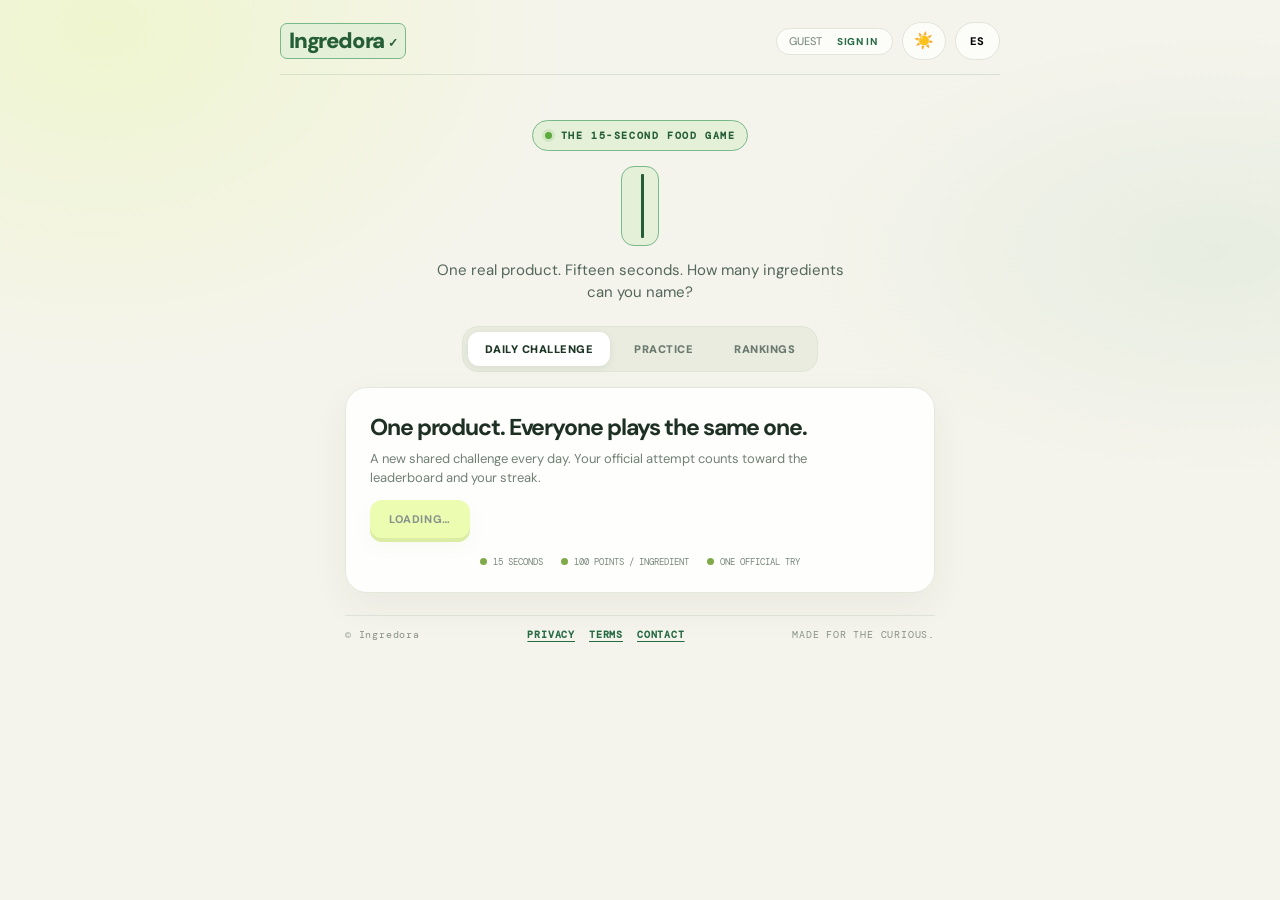
<file: index.html>
<!doctype html>
<html lang="en">
<head>
<meta charset="UTF-8"><meta name="viewport" content="width=device-width,initial-scale=1">
<meta name="theme-color" content="#f7f5ef"><link rel="icon" type="image/svg+xml" href="./favicon.svg"><meta name="description" content="Ingredora: a fast daily game. Guess the ingredients in real food products.">
<title>Ingredora — The 15-second ingredient game</title>
<style>
@import url('https://fonts.googleapis.com/css2?family=DM+Mono:wght@400;500&family=DM+Sans:wght@400;500;600;700;800;900&display=swap');
:root{--paper:#f7f5ef;--ink:#20231f;--muted:#77796f;--line:#deded4;--lime:#d7f36a;--green:#2e7049;--red:#b34d43;--card:#fffefa}
*{box-sizing:border-box}body{margin:0;background:var(--paper);color:var(--ink);font-family:'DM Sans',sans-serif;min-height:100vh}button,input{font:inherit}button{cursor:pointer}.shell{max-width:760px;margin:auto;padding:24px 22px 42px}.top{display:flex;justify-content:space-between;align-items:center;border-bottom:1px solid var(--line);padding-bottom:18px}.brand{font-weight:900;letter-spacing:-1.5px;font-size:20px}.brand span{background:var(--lime);padding:2px 5px;border-radius:4px}.region-switch{display:flex;justify-content:center;gap:8px;margin:0 auto 20px;flex-wrap:wrap}.region-option{border:1px solid var(--line);background:var(--card);border-radius:999px;padding:10px 16px;font-size:11px;font-weight:900;letter-spacing:.06em;color:var(--muted);transition:.15s}.region-option.active{background:var(--lime);border-color:#b6d24e;color:var(--ink);box-shadow:0 2px 0 #b6d24e}.region-option:focus-visible{outline:3px solid #91ad35;outline-offset:3px}.lang{border:1px solid var(--line);background:transparent;border-radius:99px;padding:7px 11px;font-size:11px;font-weight:800;letter-spacing:.08em}.eyebrow{font:11px 'DM Mono',monospace;color:var(--muted);letter-spacing:.13em;text-transform:uppercase}.intro{text-align:center;padding:40px 0 25px}.intro h1{font-size:clamp(42px,9vw,70px);line-height:.92;letter-spacing:-5px;margin:13px 0 14px;font-weight:900}.intro h1 em{font-style:normal;color:#8ca92e}.intro p{color:var(--muted);font-size:15px;line-height:1.6;margin:0 auto;max-width:390px}.game{display:none}.game.active{display:block}.product-card{background:var(--card);border:1px solid var(--line);border-radius:18px;overflow:hidden;display:grid;grid-template-columns: minmax(130px, .8fr) 1.2fr;min-height:220px}.product-photo{display:flex;align-items:center;justify-content:center;background:#f0eee5;padding:20px}.product-photo img{width:100%;height:190px;object-fit:contain}.product-placeholder{font-size:11px;font-weight:700;letter-spacing:.1em;color:var(--muted);text-align:center;text-transform:uppercase}.product-info{padding:25px 22px;display:flex;flex-direction:column;justify-content:center}.product-info h2{font-size:26px;letter-spacing:-1px;margin:8px 0 5px}.product-info p{font-size:13px;color:var(--muted);margin:0;line-height:1.5}.timer-row{display:flex;align-items:center;gap:14px;margin:22px 0 15px}.timer{width:58px;height:58px;border-radius:50%;display:grid;place-items:center;background:conic-gradient(var(--green) var(--progress,100%),#e5e5dc 0);position:relative;flex-shrink:0}.timer:before{content:"";position:absolute;inset:5px;background:var(--paper);border-radius:50%}.timer strong{position:relative;font:19px 'DM Mono',monospace}.timer-copy{flex:1}.timer-copy b{font-size:14px}.timer-copy small{display:block;color:var(--muted);font-size:12px;margin-top:3px}.score{margin-left:auto;text-align:right}.score strong{font:22px 'DM Mono',monospace;display:block}.score small{font:10px 'DM Mono',monospace;color:var(--muted);letter-spacing:.1em}.prompt{font-weight:800;font-size:19px;letter-spacing:-.5px;margin:18px 0 10px}.input-wrap{background:var(--card);border:1.5px solid var(--ink);border-radius:13px;padding:12px 14px;min-height:66px;display:flex;align-items:center;gap:7px;flex-wrap:wrap;transition:.15s}.input-wrap:focus-within{box-shadow:4px 4px 0 var(--lime)}.chips{display:flex;gap:6px;flex-wrap:wrap}.chip{font-size:12px;border-radius:7px;padding:6px 9px;font-weight:700;background:#e5f0d9;color:var(--green);animation:pop .18s ease}.chip.bad{background:#f5e4df;color:var(--red)}@keyframes pop{from{transform:scale(.8);opacity:.3}to{transform:scale(1);opacity:1}}#ingredientInput{border:0;outline:0;background:transparent;min-width:130px;flex:1;font-size:15px;color:var(--ink);padding:5px 0}#ingredientInput::placeholder{color:#a4a49a}.hint{font-size:11px;color:var(--muted);margin:8px 2px 0}.feedback{height:23px;font-size:12px;font-weight:700;margin:8px 2px;color:var(--green)}.feedback.bad{color:var(--red)}.found-title{display:flex;justify-content:space-between;margin:16px 0 8px;font:10px 'DM Mono',monospace;letter-spacing:.12em;color:var(--muted);text-transform:uppercase}.found{min-height:37px;display:flex;align-items:center;gap:6px;flex-wrap:wrap}.empty{font-size:12px;color:#a3a398}.actions{display:flex;justify-content:space-between;align-items:center;margin-top:12px;gap:12px}.btn{border:0;border-radius:10px;background:var(--ink);color:white;padding:14px 22px;font-size:13px;font-weight:800;letter-spacing:.02em}.btn.primary{background:var(--lime);color:var(--ink);box-shadow:0 3px 0 #b6d24e}.btn:disabled{opacity:.5;cursor:not-allowed}.btn.ghost{background:transparent;color:var(--muted);border:1px solid var(--line);padding:12px 15px}.start-panel{text-align:center;padding:28px 0 38px}.start-panel .btn{margin-top:24px;min-width:190px}.rules{display:flex;justify-content:center;gap:20px;flex-wrap:wrap;margin-top:25px;color:var(--muted);font:10px 'DM Mono',monospace}.rule{display:flex;gap:6px;align-items:center}.dot{width:7px;height:7px;border-radius:50%;background:var(--green)}.result{display:none;text-align:center;padding:32px 0}.result.active{display:block}.result-metrics{display:flex;align-items:center;justify-content:center;gap:clamp(18px,5vw,42px);margin:8px 0 2px}.result-metrics .percent{margin:0}.result-metrics .final-score{font:900 clamp(25px,4vw,38px) "DM Sans",sans-serif;letter-spacing:-1.5px;color:var(--text);margin:0}.result-sub{margin-top:4px}.result h2{font-size:39px;letter-spacing:-2px;margin:8px 0}.percent{font:900 76px 'DM Sans',sans-serif;letter-spacing:-6px;color:var(--green);margin:10px 0 0}.result-sub{color:var(--muted);font-size:13px}.result-box{margin:24px 0;background:var(--card);border:1px solid var(--line);border-radius:15px;padding:18px;text-align:left}.result-box h3{font:10px 'DM Mono',monospace;color:var(--muted);letter-spacing:.12em;margin:0 0 12px}.answer-list{display:flex;flex-wrap:wrap;gap:7px}.answer{font-size:12px;padding:7px 9px;border-radius:7px;background:#e5f0d9;color:var(--green);font-weight:700}.answer.missed{background:#f1eee5;color:#747166}.result-actions{display:flex;justify-content:center;gap:9px;flex-wrap:wrap}.footer{border-top:1px solid var(--line);margin-top:38px;padding-top:17px;display:flex;justify-content:space-between;color:var(--muted);font:10px 'DM Mono',monospace}.countdown{font:900 clamp(80px,20vw,140px) 'DM Sans',sans-serif;letter-spacing:-8px;text-align:center;padding:60px 0;color:var(--green)}.hidden{display:none!important}
@media(max-width:540px){.shell{padding:18px 15px 30px}.intro{padding:34px 0 20px}.intro h1{letter-spacing:-3px}.product-card{grid-template-columns:112px 1fr;min-height:155px}.product-photo{padding:10px}.product-photo img{height:135px}.product-info{padding:15px 13px}.product-info h2{font-size:20px}.product-info p{font-size:11px}.timer{width:51px;height:51px}.prompt{font-size:17px}.footer{font-size:9px}}

/* Experience polish */
:root{color-scheme:light}
html{scroll-behavior:smooth;-webkit-text-size-adjust:100%}
body{overscroll-behavior-y:none}
button:focus-visible,input:focus-visible{outline:3px solid #91ad35;outline-offset:3px}
.shell{max-width:700px;padding-left:clamp(16px,4vw,30px);padding-right:clamp(16px,4vw,30px)}
.top{position:relative}
.lang{min-height:38px;padding:8px 14px;transition:background .15s,border-color .15s}
.lang:hover{background:#eeeedf;border-color:#b8b9a9}
.intro{padding-top:clamp(34px,7vh,58px)}
.intro h1{font-size:clamp(48px,9vw,76px);letter-spacing:-.065em}
.start-panel{padding-top:24px}
.start-panel .btn{min-height:54px;transition:transform .15s,box-shadow .15s}
.btn:active{transform:translateY(2px);box-shadow:none}
.game{max-width:590px;margin:0 auto}
.product-card{grid-template-columns:minmax(150px,.9fr) 1.1fr;min-height:205px;box-shadow:0 5px 18px #34351d08}
.product-photo{min-width:0}
.product-photo img{max-width:100%;height:185px}
.product-info h2{font-size:clamp(23px,4vw,30px)}
.timer-row{margin:20px 0 19px;padding:0 2px}
.timer{width:62px;height:62px;transition:background .2s}
.timer.urgent{animation:urgentPulse .55s infinite alternate}
@keyframes urgentPulse{to{transform:scale(1.07)}}
.timer-copy b{font-size:15px}
.prompt{font-size:21px;margin-top:22px}
.input-wrap{min-height:72px;padding:13px 15px;gap:8px;box-shadow:0 2px 0 #20231f0b}
.input-wrap:focus-within{box-shadow:0 0 0 3px #d7f36a}
#ingredientInput{font-size:16px;min-height:34px}
#ingredientInput::placeholder{font-size:14px}
.hint{line-height:1.5}
.feedback{min-height:23px}
.found{gap:8px}
.found .chip{font-size:13px;padding:7px 10px}
.actions{margin-top:25px}
.actions .eyebrow{font-size:9px;text-align:right}
.result{max-width:590px;margin:0 auto}
.result-box{box-shadow:0 5px 18px #34351d08}
.answer{font-size:13px}
.footer{max-width:590px;margin-left:auto;margin-right:auto}
@media(max-width:600px){.region-switch{gap:6px;margin-bottom:17px}.region-option{padding:9px 12px;font-size:10px}
 .shell{padding:15px 14px 28px}
 .top{padding-bottom:13px}
 .brand{font-size:18px}
 .intro{padding:31px 0 17px}
 .intro h1{font-size:clamp(45px,13vw,62px);letter-spacing:-.07em;margin:12px 0}
 .intro p{font-size:14px;max-width:310px}
 .start-panel{padding:23px 0 30px}
 .start-panel .btn{width:min(100%,320px)}
 .rules{gap:10px 15px;margin-top:20px;font-size:9px}
 .game{width:100%}
 .product-card{grid-template-columns: minmax(104px,34%) 1fr;min-height:144px;border-radius:14px}
 .product-photo{padding:9px}
 .product-photo img{height:126px}
 .product-info{padding:13px 12px}
 .product-info h2{font-size:21px;letter-spacing:-.8px}
 .product-info p{font-size:11px;line-height:1.4}
 .eyebrow{font-size:9px;letter-spacing:.1em}
 .timer-row{gap:11px;margin:17px 0 15px}
 .timer{width:53px;height:53px}
 .timer:before{inset:4px}
 .timer strong{font-size:17px}
 .timer-copy b{font-size:13px}
 .timer-copy small{font-size:10px;line-height:1.35}
 .score strong{font-size:20px}
 .score small{font-size:9px}
 .prompt{font-size:19px;margin:18px 0 9px}
 .input-wrap{padding:10px 11px;min-height:64px;border-radius:11px;gap:6px}
 #ingredientInput{min-width:100px;font-size:16px}
 #ingredientInput::placeholder{font-size:13px}
 .hint{font-size:10px;margin-top:7px}
 .feedback{font-size:11px;margin-top:6px}
 .found-title{margin-top:13px}
 .found{min-height:32px}
 .found .chip{font-size:11px;padding:6px 8px}
 .actions{margin-top:18px;align-items:center}
 .actions .btn{padding:11px 13px;font-size:11px}
 .actions .eyebrow{max-width:125px;line-height:1.5}
 .countdown{padding:18vh 0}
 .result{padding:26px 0}
 .result h2{font-size:34px}
 .percent{font-size:68px}
 .result-box{padding:15px;margin:19px 0}
 .footer{margin-top:27px;padding-top:13px}
}
@media(max-width:360px){
 .shell{padding-left:11px;padding-right:11px}
 .brand{font-size:16px}
 .product-card{grid-template-columns:98px 1fr}
 .product-info h2{font-size:19px}
 .rules{gap:9px}
 .rules .rule:last-child{display:none}
 .actions .eyebrow{max-width:105px}
}
@media(min-width:900px){.shell{padding-top:28px}.intro{padding-top:58px}}
@media(prefers-reduced-motion:reduce){*,*::before,*::after{scroll-behavior:auto!important;animation-duration:.01ms!important;animation-iteration-count:1!important;transition-duration:.01ms!important}}


/* Dark theme */
:root[data-theme="dark"]{
 color-scheme:dark;
 --paper:#111713;--ink:#edf2e9;--muted:#9ba99b;--line:#303d33;
 --card:#1a241d;--green:#a9d86a;--red:#ff887c;
}
:root[data-theme="dark"] body{background:var(--paper);color:var(--ink)}
:root[data-theme="dark"] .product-photo{background:#222e25}
:root[data-theme="dark"] .timer:before{background:var(--paper)}
:root[data-theme="dark"] .timer{background:conic-gradient(var(--green) var(--progress,100%),#354438 0)}
:root[data-theme="dark"] .input-wrap{border-color:#647566;box-shadow:0 2px 0 #00000030}
:root[data-theme="dark"] .input-wrap:focus-within{box-shadow:0 0 0 3px #718b3b}
:root[data-theme="dark"] #ingredientInput::placeholder{color:#849287}
:root[data-theme="dark"] .chip{background:#293d2c;color:#c5efa0}
:root[data-theme="dark"] .chip.bad{background:#482c2a;color:#ffaaa0}
:root[data-theme="dark"] .answer{background:#293d2c;color:#c5efa0}
:root[data-theme="dark"] .answer.missed{background:#30372f;color:#b5b9aa}
:root[data-theme="dark"] .empty{color:#879387}
:root[data-theme="dark"] .btn{background:#d7f36a;color:#172014}
:root[data-theme="dark"] .btn.primary{background:#d7f36a;color:#172014;box-shadow:0 3px 0 #9bb944}
:root[data-theme="dark"] .btn.ghost{background:transparent;color:var(--muted);border-color:var(--line)}
:root[data-theme="dark"] .lang{color:var(--ink);border-color:var(--line)}
:root[data-theme="dark"] .lang:hover{background:#263329;border-color:#536553}
:root[data-theme="dark"] .region-option{background:var(--card);color:var(--muted);border-color:var(--line)}
:root[data-theme="dark"] .region-option.active{background:#d7f36a;border-color:#b6d24e;color:#20231f;box-shadow:0 2px 0 #9bb944}
:root[data-theme="dark"] .product-card,:root[data-theme="dark"] .result-box{box-shadow:0 8px 28px #00000025}
:root[data-theme="dark"] .countdown,:root[data-theme="dark"] .percent{color:var(--green)}
.theme-toggle{border:1px solid var(--line);background:transparent;color:var(--ink);border-radius:99px;min-height:38px;padding:7px 11px;font-size:16px;line-height:1;display:inline-flex;align-items:center;justify-content:center;gap:6px;transition:background .15s,border-color .15s}
.theme-toggle:hover{background:#eeeedf;border-color:#b8b9a9}
:root[data-theme="dark"] .theme-toggle:hover{background:#263329;border-color:#536553}
.top-controls{display:flex;align-items:center;gap:8px}
@media(max-width:360px){.top-controls{gap:5px}.theme-toggle{padding:7px 9px;min-width:36px}.lang{padding:7px 9px}}


.practice-session-meta{font:11px "DM Mono",monospace;color:var(--muted);letter-spacing:.12em;text-align:center;margin:0 0 14px}.practice-controls{display:flex;gap:8px;justify-content:space-between;flex-wrap:wrap}.practice-controls .btn{flex:1;min-width:130px}.mode-tabs{display:flex;gap:8px;justify-content:center;margin:0 auto 18px}.mode-tab{border:1px solid var(--line);background:var(--card);color:var(--muted);border-radius:999px;padding:11px 18px;font-weight:900;font-size:12px}.mode-tab.active{background:var(--lime);color:#20231f;border-color:#b6d24e}.account{display:flex;align-items:center;gap:9px;font-size:11px;color:var(--muted)}.level-badge{display:inline-flex;align-items:center;border:1px solid var(--line);border-radius:999px;padding:4px 7px;font:10px "DM Mono",monospace;font-weight:700;color:var(--green);white-space:nowrap}.xp-reward{display:inline-flex;align-items:center;margin:10px auto 0;padding:7px 11px;border-radius:999px;background:#e5f0d9;color:#285c3d;font:700 12px "DM Mono",monospace;letter-spacing:.02em}:root[data-theme="dark"] .xp-reward{background:#293d2c;color:#c5efa0}.account button,.link-btn{border:0;background:none;color:var(--green);font-weight:800;cursor:pointer}.panel{max-width:590px;margin:0 auto 22px;background:var(--card);border:1px solid var(--line);border-radius:16px;padding:20px}.panel h2{margin:0 0 8px;font-size:24px;letter-spacing:-1px}.panel p{color:var(--muted);font-size:13px;line-height:1.5}.filters{display:grid;grid-template-columns:1fr 1fr;gap:10px;margin:16px 0}.filters label,.auth-form label{display:grid;gap:6px;color:var(--muted);font:10px 'DM Mono',monospace;text-transform:uppercase}.filters select,.auth-form input{width:100%;padding:11px;border:1px solid var(--line);border-radius:9px;background:var(--paper);color:var(--ink)}.status{font-size:12px;color:var(--muted);min-height:22px;margin:10px 0}.auth-modal{position:fixed;inset:0;background:#0009;display:none;align-items:center;justify-content:center;padding:18px;z-index:20}.auth-modal.open{display:flex}.auth-form{width:min(100%,390px);background:var(--card);color:var(--ink);padding:24px;border-radius:18px;display:grid;gap:13px}.auth-form h2{margin:0}.auth-form .btn{width:100%}.auth-switch{display:flex;justify-content:space-between;align-items:center;font-size:12px}.rank-row{display:grid;grid-template-columns:34px 1fr auto;gap:10px;padding:10px 0;border-bottom:1px solid var(--line);font-size:12px}.rank-row:last-child{border:0}.hidden{display:none!important}#game{margin-top:20px}@media(max-width:480px){.mode-tab{padding:10px 14px;font-size:11px}.panel{padding:16px}.filters{grid-template-columns:1fr}.account{font-size:10px}}


/* Instant validation states */
.chip.pending{background:#eee9d8;color:#746b4c;border:1px solid #d5c99e;animation:pulse .7s ease-in-out infinite alternate}
.chip.good{background:#e5f0d9;color:#245d36;border:1px solid #79b889}
.chip.bad{background:#f7e5e2;color:#9b3028;border:1px solid #e2a29b}
:root[data-theme="dark"] .chip.pending{background:#403b2b;color:#f1d88c;border-color:#78683b}
:root[data-theme="dark"] .chip.good{background:#294632;color:#c5efa0;border-color:#648d67}
:root[data-theme="dark"] .chip.bad{background:#482c2a;color:#ffaaa0;border-color:#98544c}
@keyframes pulse{from{opacity:.65}to{opacity:1}}
.chip.duplicate{background:#e9e9e4;color:#77776f;border:1px solid #c9c9c0}
:root[data-theme="dark"] .chip.duplicate{background:#383833;color:#c4c4ba;border-color:#66665d}

/* Ingredora visual identity — warm editorial food-tech */
:root{
 --paper:#f5f4ec;--ink:#18251d;--muted:#718075;--line:#e1e6d9;
 --lime:#d9fa68;--green:#276b45;--red:#b94d43;--card:#fff;
}
body{
 background:
  radial-gradient(ellipse at 8% 3%,rgba(217,250,104,.22),transparent 29rem),
  radial-gradient(ellipse at 95% 28%,rgba(111,177,127,.10),transparent 27rem),
  var(--paper);
}
.shell{max-width:780px;padding-top:28px}
.top{border-bottom:1px solid rgba(39,107,69,.14);padding-bottom:17px}
.brand{display:flex;align-items:center;gap:9px;font-size:22px;letter-spacing:-1.2px}
.brand:before{
 content:"";width:29px;height:29px;display:inline-block;border-radius:10px;
 background:var(--lime);box-shadow:inset 0 -3px 0 rgba(24,37,29,.10);
 position:relative;
}
.brand:after{
 content:"";position:absolute;width:9px;height:13px;margin-left:10px;margin-top:-2px;
 border-radius:90% 10% 90% 10%;background:#276b45;transform:rotate(35deg);
}
.top-controls{gap:9px}
.account{background:rgba(255,255,255,.72);border:1px solid var(--line);border-radius:999px;padding:5px 9px 5px 12px}
.account button{font-size:10px;letter-spacing:.06em}
.lang,.theme-toggle{background:rgba(255,255,255,.72);border-color:var(--line)}
.intro{padding-top:clamp(48px,8vh,76px);padding-bottom:32px}
.intro .eyebrow{
 display:inline-flex;align-items:center;gap:8px;padding:8px 12px;
 border-radius:999px;background:#e9f1dc;color:#3f7049;
 font-size:10px;letter-spacing:.12em;font-weight:500;
}
.intro .eyebrow:before{content:"";width:6px;height:6px;border-radius:50%;background:#6eaa4b}
.intro h1{font-size:clamp(58px,10vw,88px);letter-spacing:-.085em;margin:20px 0 13px;color:#17281d}
.intro h1 em{color:#78a62d}
.intro p{font-size:16px;max-width:420px;color:#69796d}
.mode-tabs{
 display:flex;gap:7px;justify-content:center;margin:0 auto 18px;
 padding:6px;background:#e9ecdf;border:1px solid #dfe5d7;border-radius:16px;width:max-content;max-width:100%;
}
.mode-tab{border:0;background:transparent;color:#6b796e;border-radius:11px;padding:12px 19px;font-size:11px;letter-spacing:.045em;transition:.18s}
.mode-tab.active{background:#fff;color:#1c3524;box-shadow:0 2px 8px #1c352414}
.panel{
 background:rgba(255,255,255,.88);border:1px solid #e2e8dc;border-radius:22px;
 padding:clamp(20px,4vw,30px);box-shadow:0 14px 38px rgba(35,62,39,.055);
 backdrop-filter:blur(12px);
}
.panel>.eyebrow{color:#63836a;font-size:10px}
.panel h2{font-size:clamp(23px,4vw,29px);letter-spacing:-1.1px;color:#1d3023}
.panel p{font-size:14px;color:#718075;line-height:1.65;max-width:510px}
.status{font-size:12px}
.btn{
 border-radius:12px;padding:14px 20px;font-size:11px;letter-spacing:.055em;
 transition:transform .16s,box-shadow .16s,background .16s;
}
.btn.primary{
 background:#d9fa68;color:#17271c;box-shadow:0 4px 0 #b8d94d,0 8px 18px rgba(133,164,48,.12);
}
.btn.primary:hover{background:#e3ff83;transform:translateY(-1px);box-shadow:0 5px 0 #b8d94d,0 11px 22px rgba(133,164,48,.17)}
.btn:not(.primary){border-radius:12px}
.btn.ghost{background:#f7f8f3;border-color:#e2e8dc;color:#627366}
.btn.ghost:hover{background:#edf2e8;color:#294b33}
.start-panel{padding:28px 0 36px}
.start-panel .btn{min-width:210px}
.rules{font-size:9px;color:#78877a;gap:18px}
.dot{background:#80aa49}
.product-card{
 border:1px solid #e2e8dc;border-radius:20px;background:#fff;
 box-shadow:0 12px 30px rgba(28,54,35,.07);overflow:hidden;
}
.product-photo{background:linear-gradient(145deg,#f0f3e9,#e8eddf)}
.product-info{padding:26px}
.product-info .eyebrow{color:#6e9871}
.product-info h2{color:#1d3023;line-height:1.08}
.timer{filter:drop-shadow(0 4px 8px rgba(39,107,69,.12))}
.timer-copy b{color:#263b2b}
.input-wrap{border:1.5px solid #cbd7c8;border-radius:15px;background:#fff;box-shadow:0 4px 12px rgba(25,50,30,.035)}
.input-wrap:focus-within{border-color:#8eae53;box-shadow:0 0 0 4px rgba(217,250,104,.28)}
.prompt{color:#233a29;font-size:21px}
.chip,.answer{border-radius:9px}
.result h2{color:#1c3224}
.percent{color:#4f8c42}
.result-box{background:#fff;border:1px solid #e4e9df;border-radius:18px}
.footer{max-width:590px;border-color:#dfe5d9;color:#879286;letter-spacing:.08em}
.auth-form{box-shadow:0 24px 80px #0003;border:1px solid #e2e8dc}
.auth-form .btn.primary{min-height:48px}
:root[data-theme="dark"] body{
 background:radial-gradient(ellipse at 8% 3%,rgba(126,164,67,.12),transparent 30rem),var(--paper);
}
:root[data-theme="dark"] .brand:before{background:#d9fa68}
:root[data-theme="dark"] .mode-tabs{background:#1a241d;border-color:#303d33}
:root[data-theme="dark"] .mode-tab{color:#9ba99b}
:root[data-theme="dark"] .mode-tab.active{background:#d9fa68;color:#17271c}
:root[data-theme="dark"] .panel{background:rgba(26,36,29,.94);border-color:#303d33}
:root[data-theme="dark"] .panel h2,:root[data-theme="dark"] .product-info h2,:root[data-theme="dark"] .prompt{color:#edf2e9}
:root[data-theme="dark"] .intro h1{color:#edf2e9}
:root[data-theme="dark"] .intro .eyebrow{background:#263729;color:#c1dfa0}
:root[data-theme="dark"] .product-card{background:#1a241d;border-color:#303d33}
:root[data-theme="dark"] .product-photo{background:#222e25}
:root[data-theme="dark"] .btn.ghost{background:#1a241d;border-color:#39483c;color:#b5c2b3}
:root[data-theme="dark"] .result-box{background:#1a241d;border-color:#303d33}
:root[data-theme="dark"] .account,:root[data-theme="dark"] .lang,:root[data-theme="dark"] .theme-toggle{background:#1a241d;border-color:#303d33}
@media(max-width:600px){
 .shell{padding-top:17px}
 .brand{font-size:20px}
 .brand:before{width:26px;height:26px}
 .mode-tabs{width:100%;gap:3px;border-radius:14px;padding:5px}
 .mode-tab{flex:1;padding:11px 7px;font-size:10px}
 .panel{border-radius:18px;padding:19px}
 .intro{padding-top:43px}
 .intro h1{margin-top:17px}
 .intro p{font-size:14px}
 .account{gap:5px;padding:4px 7px 4px 9px}
 .account button{font-size:9px}
 .top-controls{gap:5px}
}


/* Ingredora wordmark — clean text, real typing, success check */
.intro{
 display:flex;flex-direction:column;align-items:center;
 padding:clamp(38px,7vh,66px) 0 30px;
}
.intro .eyebrow{
 order:0;display:inline-flex;align-items:center;gap:9px;
 padding:8px 13px;margin:0 0 18px;
 border:1px solid #79b889;border-radius:999px;
 background:#e5f0d9;color:#245d36;
 font:800 10px "DM Mono",monospace;letter-spacing:.16em;
}
.intro .eyebrow:before{
 content:"";width:7px;height:7px;border-radius:50%;
 background:#5caa39;box-shadow:0 0 0 3px #5caa3925;
}
.intro h1{
 order:1;display:flex;align-items:center;justify-content:center;
 width:max-content;max-width:100%;white-space:nowrap;overflow:visible;
 margin:0 0 17px;padding:8px 15px;
 border:1px solid #79b889;border-radius:13px;
 background:#e5f0d9;color:#245d36;
 font-size:clamp(42px,9vw,70px);font-weight:900;
 line-height:1.12;letter-spacing:-.075em;
}
.intro .wordmark-text{display:inline;white-space:pre;transform:translateY(-4px)}
.intro .typing-caret{
 display:inline-block;width:3px;height:.82em;flex:0 0 3px;
 margin-left:5px;vertical-align:-.04em;border-radius:1px;
 background:currentColor;animation:ingredoraBlink .65s steps(1,end) infinite;
}
.intro .typing-check{
 display:none;margin-left:10px;color:#245d36;font-size:.52em;
 font-weight:900;line-height:1;vertical-align:middle;transform:translateY(6px);
}
.intro h1.typing-complete .typing-caret{display:none}
.intro h1.typing-complete .typing-check{display:inline-block}
@keyframes ingredoraBlink{0%,49%{opacity:1}50%,100%{opacity:0}}
.intro p{order:2;margin:0 auto;max-width:420px;color:#53665a;font-size:15px;line-height:1.6}
:root[data-theme="dark"] .intro .eyebrow{
 background:#294632;border-color:#648d67;color:#c5efa0;
}
:root[data-theme="dark"] .intro h1{background:#294632;color:#c5efa0;border-color:#648d67}
:root[data-theme="dark"] .intro .typing-check{color:#c5efa0}
:root[data-theme="dark"] .intro p{color:#b4c4b4}
@media(max-width:600px){
 .intro{padding:38px 0 22px}
 .intro .eyebrow{font-size:9px;margin-bottom:16px;padding:7px 11px}
 .intro h1{font-size:clamp(39px,12vw,58px);letter-spacing:-.075em}
 .intro p{font-size:14px;max-width:320px}
}

/* Mobile header spacing */
@media(max-width:600px){
 .top{gap:10px;align-items:center}
 .brand{font-size:18px;letter-spacing:-.9px;gap:6px;flex:0 0 auto}
 .brand:before{width:24px;height:24px;border-radius:8px}
 .brand:after{margin-left:8px}
 .top-controls{gap:8px;flex:0 0 auto}
 .account{gap:6px;padding:5px 8px;border-radius:12px;white-space:nowrap}
 .account #accountLabel{font-size:9px;letter-spacing:.035em}
 .account button{font-size:9px;letter-spacing:.025em;padding:2px 0}
 .lang{min-width:40px;min-height:36px;padding:7px 8px;font-size:10px;letter-spacing:.04em}
 .theme-toggle{width:36px;min-width:36px;height:36px;min-height:36px;padding:0;border-radius:11px;font-size:15px}
}
@media(max-width:360px){
 .top{gap:7px}
 .brand{font-size:16px;letter-spacing:-.8px;gap:5px}
 .brand:before{width:22px;height:22px}
 .brand:after{width:8px;height:11px;margin-left:7px}
 .top-controls{gap:6px}
 .account{gap:4px;padding:4px 6px}
 .account #accountLabel{font-size:8px}
 .account button{font-size:8px}
 .lang{min-width:36px;padding:6px 6px}
 .theme-toggle{width:34px;min-width:34px;height:34px;min-height:34px}
}



/* Restore the familiar ingredient-entry field: clear outline, readable text, lime focus */
.input-wrap{
 border:1.5px solid #b9cbb5!important;border-radius:14px!important;
 background:var(--card)!important;min-height:68px;padding:12px 14px!important;
 box-shadow:0 2px 0 rgba(24,37,29,.04)!important;
}
.input-wrap:focus-within{
 border-color:#8eae53!important;
 box-shadow:0 0 0 4px rgba(217,250,104,.32)!important;
}
#ingredientInput{color:var(--ink)!important;font-size:16px!important;min-height:36px}
#ingredientInput::placeholder{color:#7c897d!important;opacity:1}
:root[data-theme="dark"] .input-wrap{background:var(--card)!important;border-color:#647566!important}
:root[data-theme="dark"] .input-wrap:focus-within{box-shadow:0 0 0 4px rgba(113,139,59,.38)!important}
:root[data-theme="dark"] #ingredientInput::placeholder{color:#a0afa1!important}
@media(max-width:600px){.input-wrap{min-height:64px;padding:10px 12px!important}.input-wrap:focus-within{box-shadow:0 0 0 3px rgba(217,250,104,.32)!important}}


/* Brand mark: high-contrast green tile with a clear I + check in both themes */
.brand{gap:9px}
.brand:before,.brand:after{content:none!important}
.brand .brand-mark{width:29px;height:29px;flex:0 0 29px;display:inline-flex;align-items:center;justify-content:center;position:relative;border:1px solid #79b889;border-radius:9px;background:#e5f0d9;color:#245d36;box-shadow:0 1px 3px rgba(24,37,29,.18);font-size:17px;font-weight:900;line-height:1;letter-spacing:-.06em}
.brand .brand-mark b{position:absolute;right:-4px;bottom:-4px;width:14px;height:14px;display:grid;place-items:center;border:1.5px solid #e5f0d9;border-radius:50%;background:#245d36;color:#fff;font:900 10px/1 "DM Sans",sans-serif;letter-spacing:0}
.brand .brand-mark>span{-webkit-text-stroke:1px #174a2c;paint-order:stroke fill;background:transparent!important;padding:0!important;border-radius:0!important}
:root[data-theme="dark"] .brand .brand-mark{background:#294632;border-color:#648d67;color:#c5efa0;box-shadow:0 1px 4px #0008}
:root[data-theme="dark"] .brand .brand-mark b{background:#c5efa0;color:#17271c;border-color:#294632}
@media(max-width:600px){.brand .brand-mark{width:26px;height:26px;flex-basis:26px;font-size:16px}}
@media(max-width:360px){.brand .brand-mark{width:22px;height:22px;flex-basis:22px;font-size:14px}.brand .brand-mark b{width:12px;height:12px;font-size:9px}}


/* Keep the header wordmark readable in both themes */
.brand>span:last-child{
 display:inline-block!important;
 padding:4px 8px!important;
 border:1px solid #79b889!important;
 border-radius:7px!important;
 background:#e5f0d9!important;
 color:#245d36!important;
 line-height:1.15;
 text-shadow:none!important;
}
:root[data-theme="dark"] .brand>span:last-child{
 background:#294632!important;
 border-color:#648d67!important;
 color:#e0f4ce!important;
}


/* Desktop: preserve the original visual scale; make only gentle spacing adjustments. */
@media (min-width: 900px) {
 .shell{padding-top:22px;padding-bottom:28px}
 .top{padding-bottom:14px}
 .intro{padding-top:clamp(30px,5vh,48px);padding-bottom:22px}
 .intro .eyebrow{padding:8px 12px;margin-bottom:15px}
 .intro h1{font-size:clamp(58px,8vw,78px);padding:7px 14px;margin-bottom:13px}
 .intro p{font-size:15px;line-height:1.5}
 .mode-tabs{margin-bottom:15px;padding:5px;gap:7px}
 .mode-tab{padding:10px 17px;font-size:11px}
 .panel{padding:clamp(18px,2.5vw,24px);margin-bottom:16px}
 .panel h2{font-size:23px;margin-bottom:7px}
 .panel p{font-size:13px;line-height:1.5;margin:7px 0 12px}
 .panel .status{min-height:19px;margin:8px 0;font-size:12px}
 .panel .btn{padding:12px 19px}
 .panel .rules{margin-top:18px;gap:18px}
 .panel .product-card{min-height:165px}
 .panel .product-photo img{height:145px}
 .panel .product-info{padding:18px 20px}
 .panel .product-info h2{font-size:22px}
 .panel .product-info p{font-size:12px}
 .footer{margin-top:22px;padding-top:12px}
 #game{max-width:650px;margin:12px auto 0}
 #game .practice-session-meta{margin:0 0 9px;font-size:11px}
 #game .product-card{min-height:155px}
 #game .product-photo img{height:138px}
 #game .product-info{padding:17px 20px}
 #game .product-info h2{font-size:24px;margin:6px 0 4px}
 #game .product-info p{font-size:12px;line-height:1.4}
 #game .timer-row{margin:13px 0 10px;gap:12px}
 #game .timer{width:52px;height:52px}
 #game .timer strong{font-size:18px}
 #game .timer-copy b{font-size:14px}
 #game .timer-copy small{font-size:11px}
 #game .score strong{font-size:21px}
 #game .prompt{font-size:19px;margin:13px 0 8px}
 #game .input-wrap{min-height:60px;padding:11px 14px}
 #game .chip{font-size:12px;padding:5px 8px}
 #game #ingredientInput{font-size:15px;padding:4px 0}
 #game .hint{font-size:11px;margin:6px 2px 0}
 #game .feedback{height:20px;font-size:11px;margin:5px 2px}
 #game .found-title{margin:11px 0 7px;font-size:10px}
 #game .found{min-height:30px;gap:6px}
 #game .empty{font-size:11px}
 #game .actions{margin-top:15px;gap:10px}
 #game .actions .btn{padding:11px 16px;font-size:11px}
 #game .practice-controls{gap:8px}
 #game .practice-controls .btn{min-width:120px}
 #game .actions .eyebrow{font-size:9px}
 #result{max-width:650px;margin:12px auto 0;padding:20px 0}
 #result h2{font-size:36px;margin:6px 0}
 #result .percent{font-size:68px;margin:4px 0}
 #result .result-sub{font-size:12px}
 #result .result-box{margin:17px 0;padding:16px}
 #result .result-box h3{margin-bottom:10px;font-size:10px}
 #result .answer-list{gap:6px}
 #result .answer{font-size:12px;padding:6px 8px}
 #result #youMissed{margin-top:14px!important}
 #result #finalScore{margin-bottom:13px!important}
}
@media (min-width: 900px) and (max-height: 700px) {
 .shell{padding-top:16px;padding-bottom:18px}
 .intro{padding-top:24px;padding-bottom:16px}
 .intro .eyebrow{margin-bottom:12px}
 .mode-tabs{margin-bottom:12px}
 .panel{padding:17px}
 .panel .product-card{min-height:145px}
 .panel .product-photo img{height:128px}
 #game{margin-top:8px}
 #game .product-card{min-height:138px}
 #game .product-photo img{height:122px}
 #game .timer-row{margin:10px 0 8px}
 #game .timer{width:48px;height:48px}
 #game .actions{margin-top:11px}
 #result{padding-top:12px}
 #result .result-box{margin:13px 0;padding:13px}
 .footer{margin-top:15px;padding-top:9px}
}

/* Practice only: a little less vertical spacing so its controls stay in view. */
@media (min-width: 900px) {
 #game:has(#practiceSkip:not(.hidden)) .practice-session-meta{margin-bottom:6px}
 #game:has(#practiceSkip:not(.hidden)) .product-card{min-height:145px}
 #game:has(#practiceSkip:not(.hidden)) .product-photo img{height:128px}
 #game:has(#practiceSkip:not(.hidden)) .product-info{padding-top:14px;padding-bottom:14px}
 #game:has(#practiceSkip:not(.hidden)) .timer-row{margin-top:10px;margin-bottom:7px}
 #game:has(#practiceSkip:not(.hidden)) .prompt{margin-top:10px;margin-bottom:6px}
 #game:has(#practiceSkip:not(.hidden)) .input-wrap{min-height:56px;padding-top:9px;padding-bottom:9px}
 #game:has(#practiceSkip:not(.hidden)) .hint{margin-top:4px}
 #game:has(#practiceSkip:not(.hidden)) .feedback{margin-top:3px;margin-bottom:3px}
 #game:has(#practiceSkip:not(.hidden)) .found-title{margin-top:8px;margin-bottom:5px}
 #game:has(#practiceSkip:not(.hidden)) .found{min-height:26px}
 #game:has(#practiceSkip:not(.hidden)) .found-title{margin-top:6px;margin-bottom:4px}
 #game:has(#practiceSkip:not(.hidden)) .found{min-height:22px}
 #game:has(#practiceSkip:not(.hidden)) .actions{margin-top:5px;transform:translateY(-5px)}
 #game:has(#practiceSkip:not(.hidden)) .practice-controls{gap:7px}
 #game:has(#practiceSkip:not(.hidden)) .practice-controls .btn{padding:8px 12px;min-height:34px;font-size:11px;line-height:1.1}
}


/* Clearer, tighter guesses counter */
.found-title{
 display:flex;
 justify-content:flex-start;
 align-items:center;
 gap:10px;
 margin:14px 0 7px;
 font:600 11px 'DM Mono',monospace;
 letter-spacing:.08em;
 color:var(--ink);
}
.found-title #foundTitle{opacity:.78}
.found-title #foundCount{
 display:inline-flex;
 align-items:center;
 justify-content:center;
 min-width:23px;
 padding:3px 7px;
 border:1px solid #79b889;
 border-radius:6px;
 background:#e5f0d9;
 color:#245d36;
 font-size:11px;
 font-weight:700;
 letter-spacing:0;
}
:root[data-theme="dark"] .found-title #foundCount{
 background:#294632;
 border-color:#648d67;
 color:#c5efa0;
}
.found{gap:7px}


/* Practice session label: stronger weight in light theme */
:root:not([data-theme="dark"]) #practiceProgress{
 font-weight:700;
}

/* Stronger hierarchy for Practice labels and completion screen in dark mode */
:root[data-theme="dark"] #practiceProgress{
 color:#dcebdc;
 font-size:12px;
 font-weight:600;
 letter-spacing:.1em;
}
:root[data-theme="dark"] #resultKicker{
 color:#c5efa0;
 font-weight:600;
}
:root[data-theme="dark"] #resultTitle{
 color:#f1f5ec;
 text-shadow:0 1px 0 #000;
}


/* Practice actions use the same theme-specific colors as Start Practice. */
#practiceSkip,#practiceStop{
 background:#d9fa68;
 color:#17271c;
 border-color:#b8d94d;
 box-shadow:0 4px 0 #b8d94d,0 8px 18px rgba(133,164,48,.12);
}
#practiceSkip:hover,#practiceStop:hover{
 background:#e3ff83;
 color:#17271c;
 border-color:#b8d94d;
}
:root[data-theme="dark"] #practiceSkip,
:root[data-theme="dark"] #practiceStop{
 background:#d7f36a;
 color:#172014;
 border-color:#b6d24e;
 box-shadow:0 3px 0 #9bb944;
}
:root[data-theme="dark"] #practiceSkip:hover,
:root[data-theme="dark"] #practiceStop:hover{
 background:#e3ff83;
 color:#172014;
}

.result-metrics .final-score-card{display:flex;flex-direction:column;align-items:center;justify-content:center;min-width:150px;padding:12px 22px 13px;border:1px solid #b8d94d;border-radius:16px;background:linear-gradient(145deg,#e5ff91,#d7f36a);box-shadow:0 5px 0 #b8d94d,0 10px 24px rgba(133,164,48,.16);color:#17271c}.result-metrics .final-score-label{font:800 9px "DM Mono",monospace;letter-spacing:.17em;opacity:.68;margin-bottom:2px}.result-metrics .final-score{font:900 clamp(31px,5vw,43px) "DM Sans",sans-serif;letter-spacing:-2px;line-height:1.05;white-space:nowrap}.result-metrics .final-score span{font:800 10px "DM Mono",monospace;letter-spacing:.12em;vertical-align:middle;margin-left:2px}.result-metrics .percent{font-size:clamp(64px,9vw,76px)}:root[data-theme="dark"] .result-metrics .final-score-card{background:linear-gradient(145deg,#dfff83,#c5e85a);border-color:#a9d34a;box-shadow:0 5px 0 #8eaf3d,0 10px 24px #0004;color:#17271c}@media(max-width:600px){.result-metrics{gap:14px}.result-metrics .final-score-card{min-width:125px;padding:10px 14px 11px;border-radius:13px}.result-metrics .final-score{font-size:clamp(28px,8vw,36px)}.result-metrics .percent{font-size:clamp(58px,16vw,68px)}}


/* Result metrics: identical, fixed-height rows for both cards */
#result .result-metrics{display:grid;grid-template-columns:1fr 1fr;gap:14px;max-width:520px;margin:18px auto 10px;align-items:stretch}
#result .result-metric{display:grid;grid-template-rows:24px clamp(58px,8vw,76px) 30px;justify-items:center;align-content:center;min-width:0;min-height:156px;padding:12px;border-radius:18px;text-align:center;background:var(--card);border:1px solid var(--line);box-shadow:0 5px 18px rgba(35,62,39,.055)}
#result .result-metric .metric-label{display:flex;align-items:center;justify-content:center;width:100%;height:100%;font:800 10px/1.2 "DM Mono",monospace;letter-spacing:.13em;text-align:center;color:var(--muted);margin:0}
#result .result-metric .metric-value{display:flex;align-items:center;justify-content:center;width:100%;height:100%;font:900 clamp(58px,8vw,76px)/.98 "DM Sans",sans-serif;letter-spacing:-.065em;text-align:center;color:var(--green);margin:0;padding:0}
#result .result-metric .metric-caption{display:flex;align-items:center;justify-content:center;width:100%;height:100%;font:600 11px/1.3 "DM Sans",sans-serif;letter-spacing:0;text-align:center;color:var(--muted);margin:0}
/* The score card keeps the same light lime fill as the primary buttons */
#result .score-metric{background:#d9fa68;border-color:#b8d94d;box-shadow:0 4px 0 #b8d94d,0 8px 18px rgba(133,164,48,.12)}
#result .score-metric .metric-label,#result .score-metric .metric-caption{color:#365326}
:root[data-theme="dark"] #result .result-metric{background:#1a241d;border-color:#384a3b;box-shadow:0 8px 28px #0003}
:root[data-theme="dark"] #result .score-metric{background:#d9fa68;border-color:#9bb944;box-shadow:0 4px 0 #9bb944,0 8px 18px rgba(0,0,0,.18)}
:root[data-theme="dark"] #result .score-metric .metric-label,:root[data-theme="dark"] #result .score-metric .metric-value,:root[data-theme="dark"] #result .score-metric .metric-caption{color:#245d36}
@media(max-width:420px){
 #result .result-metrics{gap:9px;margin-top:14px}
 #result .result-metric{grid-template-rows:22px clamp(48px,15vw,62px) 26px;min-height:134px;padding:10px 8px;border-radius:15px}
 #result .result-metric .metric-label{font-size:9px;letter-spacing:.09em}
 #result .result-metric .metric-value{font-size:clamp(48px,15vw,62px)}
 #result .result-metric .metric-caption{font-size:10px}
}

/* The verification check belongs to the Ingredora wordmark, not a separate I icon. */
.brand .brand-name{display:inline-flex!important;align-items:center;gap:12px}
.brand .brand-check{display:inline-flex;align-items:center;justify-content:center;margin-left:4px!important;background:inherit!important;padding:0!important;border:0!important;border-radius:0!important;font:900 12px/1 "DM Sans",sans-serif;color:#245d36;transform:translateY(-1px)}
:root[data-theme="dark"] .brand .brand-check{background:inherit!important;color:#e0f4ce}

/* Explicit correct / incorrect answer markers */
#correctList .answer::after{content:" ✓";display:inline-block;margin-left:6px;font-weight:900}



/* Daily finish spacing and centered action */
#game .hint{margin-top:5px}
#game .feedback{height:14px;min-height:14px;margin-top:3px}
#game .found-title{margin:8px 0 4px}
#game .found{min-height:28px}
#game .actions{flex-direction:column;justify-content:center;gap:6px;margin-top:8px}
#game .actions .eyebrow{text-align:center;max-width:none}
#game .practice-controls{width:100%}

.footer{gap:12px;flex-wrap:wrap;align-items:center}
.footer-links{display:flex;align-items:center;justify-content:center;gap:14px;flex-wrap:wrap}
.footer-links a,.legal-consent a{color:var(--green);font-weight:800;text-decoration:underline;text-underline-offset:3px}
.legal-consent{display:grid;gap:6px;padding:10px 12px;border:1px solid var(--line);border-radius:10px;background:var(--paper);font-size:12px;color:var(--ink)}
.legal-consent-main{display:flex;align-items:flex-start;gap:8px;line-height:1.45}
.legal-consent-main input{margin:2px 0 0;accent-color:var(--green);flex:0 0 auto}
.legal-consent-links{padding-left:23px;color:var(--muted);font-size:11px}
@media(max-width:540px){.footer{justify-content:center;text-align:center}.footer-links{order:3;width:100%}}

.auth-form .legal-consent-main{display:flex;align-items:flex-start;gap:8px}
.auth-form .legal-consent-main input[type="checkbox"]{width:16px;height:16px;min-width:16px;padding:0;margin:2px 0 0;border:1px solid var(--line);border-radius:3px;flex:0 0 16px}
.auth-form .legal-consent-main label{display:block;font:500 12px/1.45 'DM Sans',sans-serif;text-transform:none;color:var(--ink)}
</style>
</head>
<body>
<div class="shell">
<header class="top">
 <div class="brand"><span class="brand-name">Ingredora<span class="brand-check" aria-hidden="true">✓</span></span></div>
 <div class="top-controls">
  <div class="account"><span id="accountLabel">GUEST</span><button id="authOpen">SIGN IN</button></div>
  <button class="theme-toggle" id="themeBtn" type="button" aria-label="Switch to light mode" title="Switch to light mode">☀️</button>
  <button class="lang" id="langBtn" type="button" aria-label="Switch language">ES</button>
 </div>
</header>
<section class="intro" id="intro"><div class="eyebrow" id="kicker">THE 15-SECOND FOOD GAME</div><h1 id="headline" aria-label="INGREDORA"><span class="wordmark-text" aria-hidden="true"></span><span class="typing-caret" aria-hidden="true"></span><span class="typing-check" aria-hidden="true">✓</span></h1><p id="subhead">One real product. Fifteen seconds. How many ingredients can you name?</p></section>
<nav class="mode-tabs" aria-label="Game mode">
 <button class="mode-tab active" id="dailyTab">DAILY CHALLENGE</button>
 <button class="mode-tab" id="practiceTab">PRACTICE</button>
 <button class="mode-tab" id="rankingTab">RANKINGS</button>
</nav>
<section class="panel" id="dailyPanel">
<h2 id="dailyTitle">One product. Everyone plays the same one.</h2>
 <p id="dailyDescription">A new shared challenge every day. Your official attempt counts toward the leaderboard and your streak.</p>
 <div id="dailyProduct" class="product-card hidden"><div class="product-photo"><img id="dailyImage" alt="Mystery product" style="display:none"><span id="dailyPlaceholder" class="product-placeholder">MYSTERY PRODUCT</span></div><div class="product-info"><div class="eyebrow" id="dailyMarket">DAILY PRODUCT</div><h2 id="dailyName"></h2><p id="dailyDesc"></p></div></div>

 <button class="btn primary" id="dailyStart" disabled>LOADING…</button>
 <div class="rules"><span class="rule"><i class="dot"></i><span id="dailyRuleTime">15 SECONDS</span></span><span class="rule"><i class="dot"></i><span id="dailyRulePoints">100 POINTS / INGREDIENT</span></span><span class="rule"><i class="dot"></i><span id="dailyRuleTry">ONE OFFICIAL TRY</span></span></div>
</section>
<section class="panel hidden" id="practicePanel">
<h2 id="practiceTitle">10 products. One practice run.</h2><p id="practiceDescription">A random mix from the full catalog. 15 seconds per product. Skip any product or stop whenever you want.</p>
<button class="btn primary" id="practiceStart" disabled>START PRACTICE</button>
</section>
<section class="game" id="game">
 <div class="practice-session-meta hidden" id="practiceProgress"><span id="practiceProgressLabel">PRODUCT</span> 1/10</div>
 <div class="product-card"><div class="product-photo"><img id="productImage" alt="Product package" style="display:none"><span class="product-placeholder" id="productPlaceholder">MYSTERY PRODUCT</span></div><div class="product-info"><div class="eyebrow" id="productLabel">MYSTERY PRODUCT</div><h2 id="productName"></h2><p id="productDesc"></p></div></div>
 <div class="timer-row"><div class="timer" id="timerRing"><strong id="timer">15</strong></div><div class="timer-copy"><b id="timeLabel">Time left</b><small id="commaHint">Type an ingredient, then a comma</small></div><div class="score"><strong id="score">000</strong><small id="scoreLabel">POINTS</small></div></div>
 <div class="prompt" id="prompt">Name an ingredient</div><div class="input-wrap"><div class="chips" id="chips"></div><input id="ingredientInput" autocomplete="off" autocapitalize="off" spellcheck="false" placeholder="sugar, azúcar, milk..." aria-label="Type an ingredient"></div>
 <div class="hint" id="inputHint">Separate each ingredient with a comma. English or Spanish both work.</div><div class="feedback" id="feedback" aria-live="polite"></div>
 <div class="found-title"><span id="foundTitle">INGREDIENTS FOUND</span><span id="foundCount">0</span></div><div class="found" id="found"><span class="empty" id="emptyGuessText">Nothing yet. Go!</span></div>
 <div class="actions"><button class="btn primary" id="finishBtn">FINISH EARLY</button><div class="practice-controls"><button class="btn ghost hidden" id="practiceSkip" type="button">SKIP PRODUCT →</button><button class="btn ghost hidden" id="practiceStop" type="button">STOP PRACTICE</button></div><span class="eyebrow" id="noPause">NO PAUSES. JUST INSTINCT.</span></div>
</section>
<section class="result" id="result"><div class="eyebrow" id="resultKicker">TIME'S UP</div><h2 id="resultTitle">NICE TRY.</h2><div class="result-metrics"><div class="result-metric accuracy-metric"><div class="metric-label" id="accuracyLabel">INGREDIENTS FOUND</div><div class="metric-value" id="percent">0%</div><div class="metric-caption" id="accuracyCaption">of all possible ingredients</div></div><div class="result-metric score-metric"><div class="metric-label" id="finalScoreLabel">FINAL SCORE</div><div class="metric-value" id="finalScore">—</div><div class="metric-caption" id="scoreUnit">POINTS</div></div></div><div class="result-sub" id="resultSub"></div>
 <div class="result-box"><h3 id="youFound">YOU FOUND</h3><div class="answer-list" id="correctList"></div><h3 id="youMissed" style="margin-top:20px">YOU MISSED</h3><div class="answer-list" id="missedList"></div></div>
 <div class="result-actions"><button class="btn primary" id="shareBtn">SHARE RESULT ↗</button><button class="btn ghost" id="backBtn">BACK</button></div>
</section>
<section class="panel hidden" id="rankingPanel"><div class="row" style="display:flex;justify-content:space-between;align-items:center"><h2 id="rankingTitle">Leaderboard</h2><button class="link-btn" id="closeRanking">CLOSE</button></div><div class="filters"><label><span id="rankingScopeLabel">SCOPE</span><select id="rankingScope"><option value="today">Today's Daily</option><option value="all">All-time</option></select></label></div><div id="rankingList" class="status">Loading…</div></section>
<footer class="footer">
 <span>© Ingredora</span>
 <nav class="footer-links" aria-label="Legal information">
  <a id="footerPrivacy" href="./privacy.html?lang=en">PRIVACY</a>
  <a id="footerTerms" href="./terms.html?lang=en">TERMS</a>
  <a id="footerContact" href="./contact.html?lang=en">CONTACT</a>
 </nav>
 <span id="footerTagline">MADE FOR THE CURIOUS.</span>
</footer>
</div>
<div class="auth-modal" id="authModal" role="dialog" aria-modal="true" aria-labelledby="authTitle">
 <form class="auth-form" id="authForm">
  <h2 id="authTitle">Welcome back</h2>
  <p id="authHint">Sign in to play Daily and save your official score.</p>
  <label id="usernameLabel" class="hidden"><span id="usernameLabelText">USERNAME</span><input id="authUsername" minlength="3" maxlength="20" autocomplete="username"></label>
  <label id="authEmailLabel"><span id="authEmailLabelText">EMAIL</span><input id="authEmail" type="email" autocomplete="email" required></label>
  <label id="authPasswordLabel"><span id="authPasswordLabelText">PASSWORD</span><input id="authPassword" type="password" minlength="6" autocomplete="current-password" required></label>
  <div class="legal-consent hidden" id="legalConsentWrap">
   <div class="legal-consent-main"><input id="legalConsent" type="checkbox"><label for="legalConsent" id="legalConsentLabel">I have read and accept the Privacy Policy and Terms.</label></div>
   <div class="legal-consent-links"><a id="privacyConsentLink" href="./privacy.html?lang=en" target="_blank" rel="noopener noreferrer">Privacy Policy</a> · <a id="termsConsentLink" href="./terms.html?lang=en" target="_blank" rel="noopener noreferrer">Terms and Conditions</a></div>
  </div>
  <div class="status" id="authStatus"></div>
  <button class="btn primary" id="authSubmit" type="submit">SIGN IN</button>
  <div class="auth-switch"><button type="button" class="link-btn" id="authMode">Create account</button><button type="button" class="link-btn" id="authClose">CANCEL</button></div>
 </form>
</div>
<script type="module" src="./app.js?v=daily-prewarm-enter-20261126b"></script>
</body>
</html>
<style>.chip.good{background:#e5f0d9;color:var(--green)}.chip.bad{background:#f5e4df;color:var(--red)}.chip-mark{display:inline-block;margin-left:5px;font-weight:900;line-height:1}
/* Keep the Daily/Practice timer label readable in dark mode. */
:root[data-theme="dark"] #game .timer-copy b{color:#f0f5ec!important}
:root[data-theme="dark"] #game .timer-copy small{color:#b8c7b8!important}
:root[data-theme="dark"] #game #timer{color:#f0f5ec!important}

/* Final layout override: compact hint/guesses/action stack */
#game .hint{margin:4px 0 0!important}
#game .feedback{height:auto!important;min-height:0!important;line-height:1.2;margin:2px 0 0!important}
#game .found-title{margin:5px 0 3px!important}
#game .found{min-height:22px!important}
#game .actions{display:flex;flex-direction:column;justify-content:center;align-items:center;gap:4px;margin:5px 0 0!important}
#game .actions #finishBtn{align-self:center}
#game .actions .eyebrow{text-align:center;max-width:none}
#game .practice-controls{width:100%}
</style>
</file>
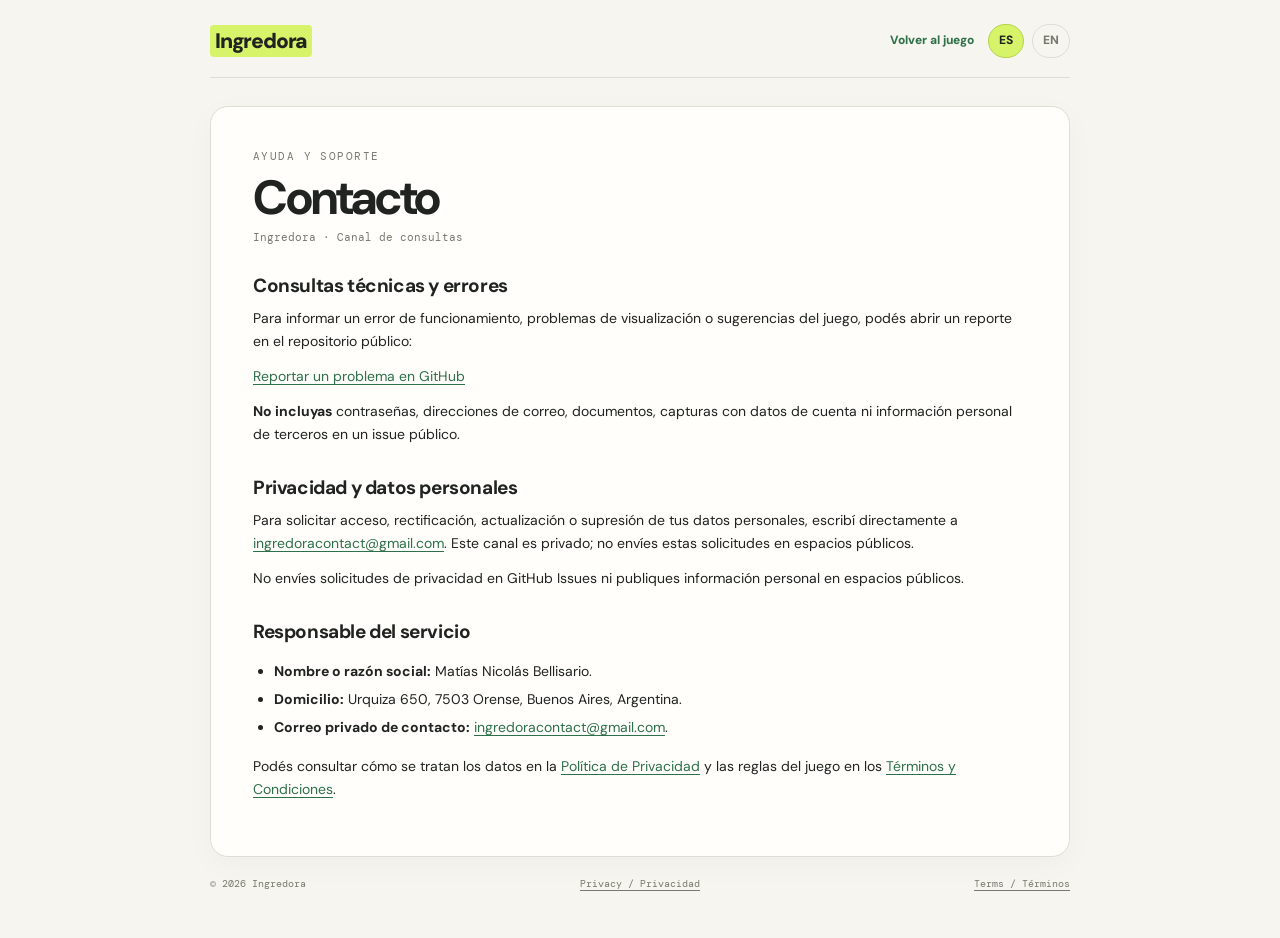
<file: contact.html>
<!doctype html>
<html lang="es">
<head>
<meta charset="UTF-8">
<meta name="viewport" content="width=device-width,initial-scale=1">
<meta name="theme-color" content="#f7f5ef">
<meta name="description" content="Canales de soporte, reportes de errores y solicitudes de privacidad de Ingredora.">
<title>Contacto | Ingredora</title>
<link rel="icon" type="image/svg+xml" href="./favicon.svg">
<link rel="stylesheet" href="./legal.css">
<script src="./legal.js" defer></script>
</head>
<body>
<div class="legal-shell">
<header class="legal-header">
 <a class="brand" href="./index.html" aria-label="Ingredora"><span>Ingredora</span></a>
 <div class="header-actions">
  <a href="./index.html" data-lang="es">Volver al juego</a>
  <a href="./index.html" data-lang="en" hidden>Back to game</a>
  <nav class="language-switch" aria-label="Language">
   <a href="?lang=es" data-language-link="es">ES</a>
   <a href="?lang=en" data-language-link="en">EN</a>
  </nav>
 </div>
</header>

<main>
<section data-lang="es">
 <div class="eyebrow">AYUDA Y SOPORTE</div>
 <h1>Contacto</h1>
 <div class="meta">Ingredora · Canal de consultas</div>
 <h2>Consultas técnicas y errores</h2>
 <p>Para informar un error de funcionamiento, problemas de visualización o sugerencias del juego, podés abrir un reporte en el repositorio público:</p>
 <p><a href="https://github.com/matibh/whats-inside/issues/new" target="_blank" rel="noopener noreferrer">Reportar un problema en GitHub</a></p>
 <p><strong>No incluyas</strong> contraseñas, direcciones de correo, documentos, capturas con datos de cuenta ni información personal de terceros en un issue público.</p>
 <h2>Privacidad y datos personales</h2>
 <p>Para solicitar acceso, rectificación, actualización o supresión de tus datos personales, escribí directamente a <a href="mailto:ingredoracontact@gmail.com">ingredoracontact@gmail.com</a>. Este canal es privado; no envíes estas solicitudes en espacios públicos.</p>
 <p>No envíes solicitudes de privacidad en GitHub Issues ni publiques información personal en espacios públicos.</p>
 <h2>Responsable del servicio</h2>
 <ul>
  <li><strong>Nombre o razón social:</strong> Matías Nicolás Bellisario.</li>
  <li><strong>Domicilio:</strong> Urquiza 650, 7503 Orense, Buenos Aires, Argentina.</li>
  <li><strong>Correo privado de contacto:</strong> <a href="mailto:ingredoracontact@gmail.com">ingredoracontact@gmail.com</a>.</li>
 </ul>
 <p>Podés consultar cómo se tratan los datos en la <a href="./privacy.html?lang=es">Política de Privacidad</a> y las reglas del juego en los <a href="./terms.html?lang=es">Términos y Condiciones</a>.</p>
</section>

<section data-lang="en" hidden>
 <div class="eyebrow">HELP AND SUPPORT</div>
 <h1>Contact</h1>
 <div class="meta">Ingredora · Support channels</div>
 <h2>Technical questions and bug reports</h2>
 <p>To report a functional issue, display problem or game suggestion, you can open a report in the public repository:</p>
 <p><a href="https://github.com/matibh/whats-inside/issues/new" target="_blank" rel="noopener noreferrer">Report an issue on GitHub</a></p>
 <p><strong>Do not include</strong> passwords, email addresses, identity documents, screenshots containing account data or other people's personal information in a public issue.</p>
 <h2>Privacy and personal data</h2>
 <p>To request access, correction, updating or deletion of your personal data, email <a href="mailto:ingredoracontact@gmail.com">ingredoracontact@gmail.com</a>. This is a private channel; do not send these requests through public spaces.</p>
 <p>Do not send privacy requests through GitHub Issues or publish personal information in public spaces.</p>
 <h2>Service operator</h2>
 <ul>
  <li><strong>Full name or legal entity:</strong> Matías Nicolás Bellisario.</li>
  <li><strong>Address:</strong> Urquiza 650, 7503 Orense, Buenos Aires, Argentina.</li>
  <li><strong>Private contact email:</strong> <a href="mailto:ingredoracontact@gmail.com">ingredoracontact@gmail.com</a>.</li>
 </ul>
 <p>See the <a href="./privacy.html?lang=en">Privacy Policy</a> to learn how data is handled and the <a href="./terms.html?lang=en">Terms and Conditions</a> for the game rules.</p>
</section>
</main>
<div class="legal-footer"><span>© <span data-current-year></span> Ingredora</span><a href="./privacy.html">Privacy / Privacidad</a><a href="./terms.html">Terms / Términos</a></div>
</div>
</body>
</html>
</file>
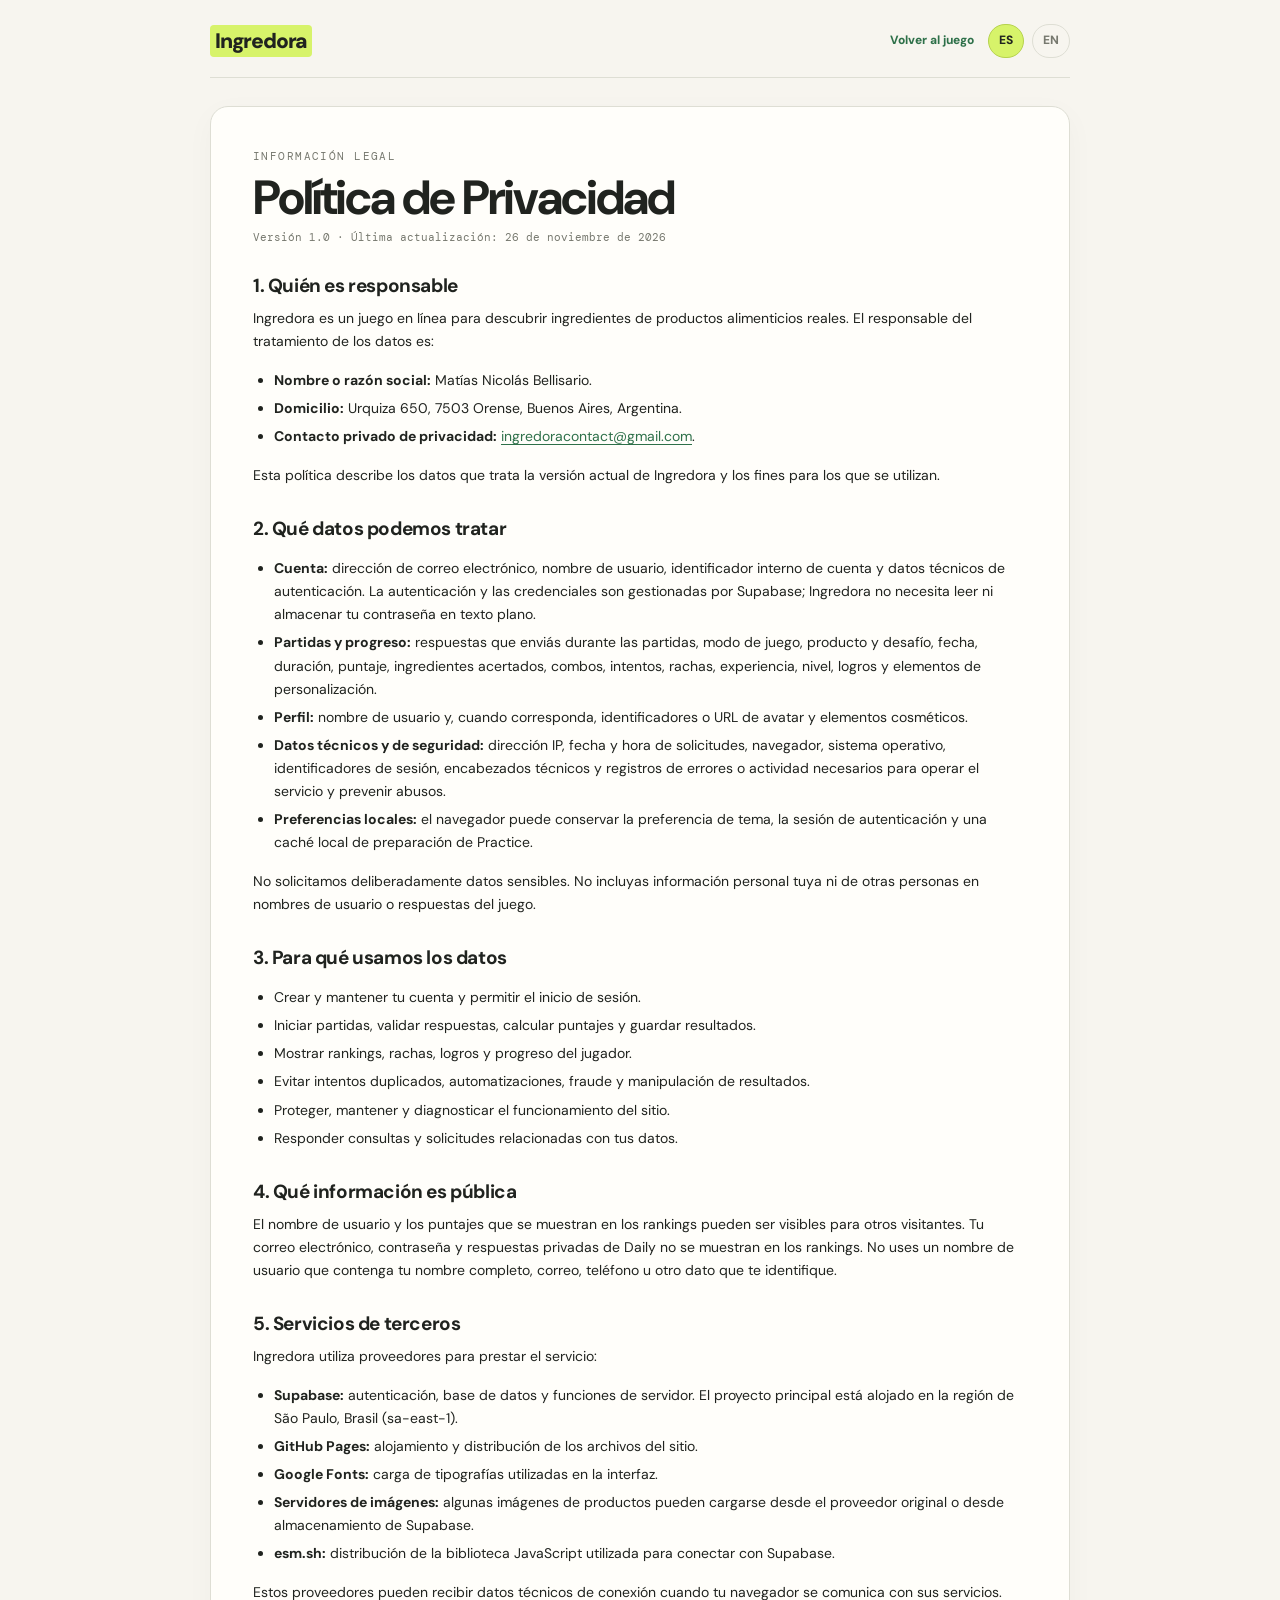
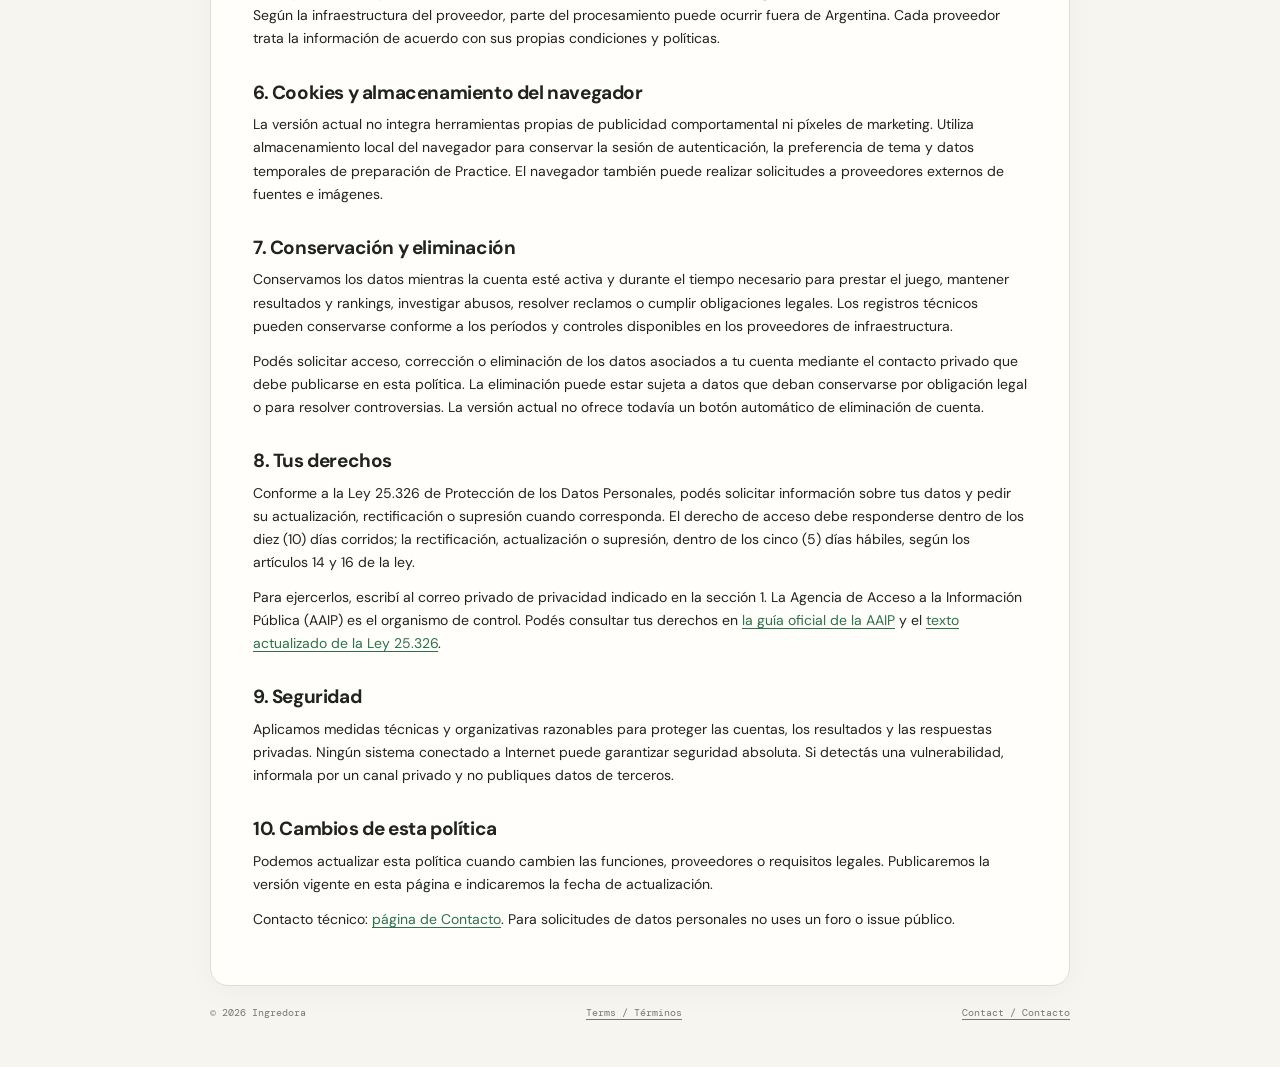
<file: privacy.html>
<!doctype html>
<html lang="es">
<head>
<meta charset="UTF-8">
<meta name="viewport" content="width=device-width,initial-scale=1">
<meta name="theme-color" content="#f7f5ef">
<meta name="description" content="Cómo Ingredora trata los datos de cuenta, partidas y actividad técnica.">
<title>Política de Privacidad | Ingredora</title>
<link rel="icon" type="image/svg+xml" href="./favicon.svg">
<link rel="stylesheet" href="./legal.css">
<script src="./legal.js" defer></script>
</head>
<body>
<div class="legal-shell">
<header class="legal-header">
 <a class="brand" href="./index.html" aria-label="Ingredora"><span>Ingredora</span></a>
 <div class="header-actions">
  <a href="./index.html" data-lang="es">Volver al juego</a>
  <a href="./index.html" data-lang="en" hidden>Back to game</a>
  <nav class="language-switch" aria-label="Language">
   <a href="?lang=es" data-language-link="es">ES</a>
   <a href="?lang=en" data-language-link="en">EN</a>
  </nav>
 </div>
</header>

<main>
<section data-lang="es">
 <div class="eyebrow">INFORMACIÓN LEGAL</div>
 <h1>Política de Privacidad</h1>
 <div class="meta">Versión 1.0 · Última actualización: 26 de noviembre de 2026</div>

 <h2>1. Quién es responsable</h2>
 <p>Ingredora es un juego en línea para descubrir ingredientes de productos alimenticios reales. El responsable del tratamiento de los datos es:</p>
 <ul>
  <li><strong>Nombre o razón social:</strong> Matías Nicolás Bellisario.</li>
  <li><strong>Domicilio:</strong> Urquiza 650, 7503 Orense, Buenos Aires, Argentina.</li>
  <li><strong>Contacto privado de privacidad:</strong> <a href="mailto:ingredoracontact@gmail.com">ingredoracontact@gmail.com</a>.</li>
 </ul>
 <p>Esta política describe los datos que trata la versión actual de Ingredora y los fines para los que se utilizan.</p>

 <h2>2. Qué datos podemos tratar</h2>
 <ul>
  <li><strong>Cuenta:</strong> dirección de correo electrónico, nombre de usuario, identificador interno de cuenta y datos técnicos de autenticación. La autenticación y las credenciales son gestionadas por Supabase; Ingredora no necesita leer ni almacenar tu contraseña en texto plano.</li>
  <li><strong>Partidas y progreso:</strong> respuestas que enviás durante las partidas, modo de juego, producto y desafío, fecha, duración, puntaje, ingredientes acertados, combos, intentos, rachas, experiencia, nivel, logros y elementos de personalización.</li>
  <li><strong>Perfil:</strong> nombre de usuario y, cuando corresponda, identificadores o URL de avatar y elementos cosméticos.</li>
  <li><strong>Datos técnicos y de seguridad:</strong> dirección IP, fecha y hora de solicitudes, navegador, sistema operativo, identificadores de sesión, encabezados técnicos y registros de errores o actividad necesarios para operar el servicio y prevenir abusos.</li>
  <li><strong>Preferencias locales:</strong> el navegador puede conservar la preferencia de tema, la sesión de autenticación y una caché local de preparación de Practice.</li>
 </ul>
 <p>No solicitamos deliberadamente datos sensibles. No incluyas información personal tuya ni de otras personas en nombres de usuario o respuestas del juego.</p>

 <h2>3. Para qué usamos los datos</h2>
 <ul>
  <li>Crear y mantener tu cuenta y permitir el inicio de sesión.</li>
  <li>Iniciar partidas, validar respuestas, calcular puntajes y guardar resultados.</li>
  <li>Mostrar rankings, rachas, logros y progreso del jugador.</li>
  <li>Evitar intentos duplicados, automatizaciones, fraude y manipulación de resultados.</li>
  <li>Proteger, mantener y diagnosticar el funcionamiento del sitio.</li>
  <li>Responder consultas y solicitudes relacionadas con tus datos.</li>
 </ul>

 <h2>4. Qué información es pública</h2>
 <p>El nombre de usuario y los puntajes que se muestran en los rankings pueden ser visibles para otros visitantes. Tu correo electrónico, contraseña y respuestas privadas de Daily no se muestran en los rankings. No uses un nombre de usuario que contenga tu nombre completo, correo, teléfono u otro dato que te identifique.</p>

 <h2>5. Servicios de terceros</h2>
 <p>Ingredora utiliza proveedores para prestar el servicio:</p>
 <ul>
  <li><strong>Supabase:</strong> autenticación, base de datos y funciones de servidor. El proyecto principal está alojado en la región de São Paulo, Brasil (sa-east-1).</li>
  <li><strong>GitHub Pages:</strong> alojamiento y distribución de los archivos del sitio.</li>
  <li><strong>Google Fonts:</strong> carga de tipografías utilizadas en la interfaz.</li>
  <li><strong>Servidores de imágenes:</strong> algunas imágenes de productos pueden cargarse desde el proveedor original o desde almacenamiento de Supabase.</li>
  <li><strong>esm.sh:</strong> distribución de la biblioteca JavaScript utilizada para conectar con Supabase.</li>
 </ul>
 <p>Estos proveedores pueden recibir datos técnicos de conexión cuando tu navegador se comunica con sus servicios. Según la infraestructura del proveedor, parte del procesamiento puede ocurrir fuera de Argentina. Cada proveedor trata la información de acuerdo con sus propias condiciones y políticas.</p>

 <h2>6. Cookies y almacenamiento del navegador</h2>
 <p>La versión actual no integra herramientas propias de publicidad comportamental ni píxeles de marketing. Utiliza almacenamiento local del navegador para conservar la sesión de autenticación, la preferencia de tema y datos temporales de preparación de Practice. El navegador también puede realizar solicitudes a proveedores externos de fuentes e imágenes.</p>

 <h2>7. Conservación y eliminación</h2>
 <p>Conservamos los datos mientras la cuenta esté activa y durante el tiempo necesario para prestar el juego, mantener resultados y rankings, investigar abusos, resolver reclamos o cumplir obligaciones legales. Los registros técnicos pueden conservarse conforme a los períodos y controles disponibles en los proveedores de infraestructura.</p>
 <p>Podés solicitar acceso, corrección o eliminación de los datos asociados a tu cuenta mediante el contacto privado que debe publicarse en esta política. La eliminación puede estar sujeta a datos que deban conservarse por obligación legal o para resolver controversias. La versión actual no ofrece todavía un botón automático de eliminación de cuenta.</p>

 <h2>8. Tus derechos</h2>
 <p>Conforme a la Ley 25.326 de Protección de los Datos Personales, podés solicitar información sobre tus datos y pedir su actualización, rectificación o supresión cuando corresponda. El derecho de acceso debe responderse dentro de los diez (10) días corridos; la rectificación, actualización o supresión, dentro de los cinco (5) días hábiles, según los artículos 14 y 16 de la ley.</p>
 <p>Para ejercerlos, escribí al correo privado de privacidad indicado en la sección 1. La Agencia de Acceso a la Información Pública (AAIP) es el organismo de control. Podés consultar tus derechos en <a href="https://www.argentina.gob.ar/aaip/datospersonales/derechos" target="_blank" rel="noopener noreferrer">la guía oficial de la AAIP</a> y el <a href="https://www.argentina.gob.ar/normativa/nacional/ley-25326-64790/actualizacion" target="_blank" rel="noopener noreferrer">texto actualizado de la Ley 25.326</a>.</p>

 <h2>9. Seguridad</h2>
 <p>Aplicamos medidas técnicas y organizativas razonables para proteger las cuentas, los resultados y las respuestas privadas. Ningún sistema conectado a Internet puede garantizar seguridad absoluta. Si detectás una vulnerabilidad, informala por un canal privado y no publiques datos de terceros.</p>

 <h2>10. Cambios de esta política</h2>
 <p>Podemos actualizar esta política cuando cambien las funciones, proveedores o requisitos legales. Publicaremos la versión vigente en esta página e indicaremos la fecha de actualización.</p>
 <p>Contacto técnico: <a href="./contact.html?lang=es">página de Contacto</a>. Para solicitudes de datos personales no uses un foro o issue público.</p>
</section>

<section data-lang="en" hidden>
 <div class="eyebrow">LEGAL INFORMATION</div>
 <h1>Privacy Policy</h1>
 <div class="meta">Version 1.0 · Last updated: November 26, 2026</div>

 <h2>1. Who is responsible</h2>
 <p>Ingredora is an online game about discovering ingredients in real food products. The data controller is:</p>
 <ul>
  <li><strong>Full name or legal entity:</strong> Matías Nicolás Bellisario.</li>
  <li><strong>Address:</strong> Urquiza 650, 7503 Orense, Buenos Aires, Argentina.</li>
  <li><strong>Private privacy contact:</strong> <a href="mailto:ingredoracontact@gmail.com">ingredoracontact@gmail.com</a>.</li>
 </ul>
 <p>This policy explains what data the current version of Ingredora processes and why.</p>

 <h2>2. Data we may process</h2>
 <ul>
  <li><strong>Account data:</strong> email address, username, internal account identifier and technical authentication data. Supabase manages authentication and credentials; Ingredora does not need to read or store your password in plain text.</li>
  <li><strong>Gameplay and progress:</strong> answers submitted during games, game mode, product and challenge, date, duration, score, correct ingredients, combos, attempts, streaks, experience, level, achievements and cosmetic items.</li>
  <li><strong>Profile:</strong> username and, where applicable, avatar URLs or identifiers and cosmetic items.</li>
  <li><strong>Technical and security data:</strong> IP address, request date and time, browser, operating system, session identifiers, technical headers, error logs and activity logs needed to operate the service and prevent abuse.</li>
  <li><strong>Local preferences:</strong> your browser may store the selected theme, authentication session and a local Practice preparation cache.</li>
 </ul>
 <p>We do not deliberately request sensitive personal data. Do not include personal information about yourself or anyone else in usernames or game answers.</p>

 <h2>3. Why we use data</h2>
 <ul>
  <li>Create and maintain accounts and enable sign-in.</li>
  <li>Start games, validate answers, calculate scores and save results.</li>
  <li>Display leaderboards, streaks, achievements and player progress.</li>
  <li>Prevent duplicate attempts, automation, fraud and score manipulation.</li>
  <li>Secure, maintain and troubleshoot the website.</li>
  <li>Respond to questions and personal-data requests.</li>
 </ul>

 <h2>4. Information visible to the public</h2>
 <p>Your username and scores displayed on leaderboards may be visible to other visitors. Your email address, password and private Daily answers are not displayed on leaderboards. Do not choose a username containing your full name, email, phone number or other identifying information.</p>

 <h2>5. Third-party services</h2>
 <p>Ingredora uses service providers to operate:</p>
 <ul>
  <li><strong>Supabase:</strong> authentication, database and server functions. The main project is hosted in São Paulo, Brazil (sa-east-1).</li>
  <li><strong>GitHub Pages:</strong> hosting and distribution of website files.</li>
  <li><strong>Google Fonts:</strong> delivery of fonts used by the interface.</li>
  <li><strong>Image hosts:</strong> some product images may be loaded from their original provider or from Supabase Storage.</li>
  <li><strong>esm.sh:</strong> delivery of the JavaScript library used to connect to Supabase.</li>
 </ul>
 <p>These providers may receive technical connection data when your browser contacts their services. Depending on each provider's infrastructure, some processing may take place outside Argentina. Each provider handles information under its own terms and privacy policies.</p>

 <h2>6. Cookies and browser storage</h2>
 <p>The current version does not integrate behavioral advertising tools or marketing pixels. It uses local browser storage for the authentication session, theme preference and temporary Practice preparation data. Your browser may also make requests to external font and image providers.</p>

 <h2>7. Retention and deletion</h2>
 <p>We retain data while your account is active and for as long as needed to provide the game, maintain results and leaderboards, investigate abuse, resolve claims or comply with legal obligations. Technical logs may be retained according to the retention periods and controls available from infrastructure providers.</p>
 <p>You may request access, correction or deletion of data associated with your account using the private contact address that must be published in this policy. Deletion may be limited where data must be retained by law or to resolve disputes. The current version does not yet provide an automatic account-deletion button.</p>

 <h2>8. Your rights</h2>
 <p>Under Argentina's Personal Data Protection Law No. 25,326, you may request information about your data and ask for correction, updating or deletion where applicable. The law generally sets a ten (10) calendar-day response period for access requests and five (5) business days for correction, updating or deletion requests, under Articles 14 and 16.</p>
 <p>To exercise these rights, write to the private privacy email listed in Section 1. The Agency for Access to Public Information (AAIP) is the supervisory authority. See the <a href="https://www.argentina.gob.ar/aaip/datospersonales/derechos" target="_blank" rel="noopener noreferrer">AAIP's official rights guide</a> and the <a href="https://www.argentina.gob.ar/normativa/nacional/ley-25326-64790/actualizacion" target="_blank" rel="noopener noreferrer">updated text of Law No. 25,326</a>.</p>

 <h2>9. Security</h2>
 <p>We use reasonable technical and organizational measures to protect accounts, results and private answers. No Internet-connected system can guarantee absolute security. If you identify a vulnerability, report it privately and do not publish other people's data.</p>

 <h2>10. Changes to this policy</h2>
 <p>We may update this policy when features, providers or legal requirements change. The current version and its update date will be published on this page.</p>
 <p>Technical support: <a href="./contact.html?lang=en">Contact page</a>. Do not use public forums or issue trackers for personal-data requests.</p>
</section>
</main>
<div class="legal-footer"><span>© <span data-current-year></span> Ingredora</span><a href="./terms.html">Terms / Términos</a><a href="./contact.html">Contact / Contacto</a></div>
</div>
</body>
</html>
</file>
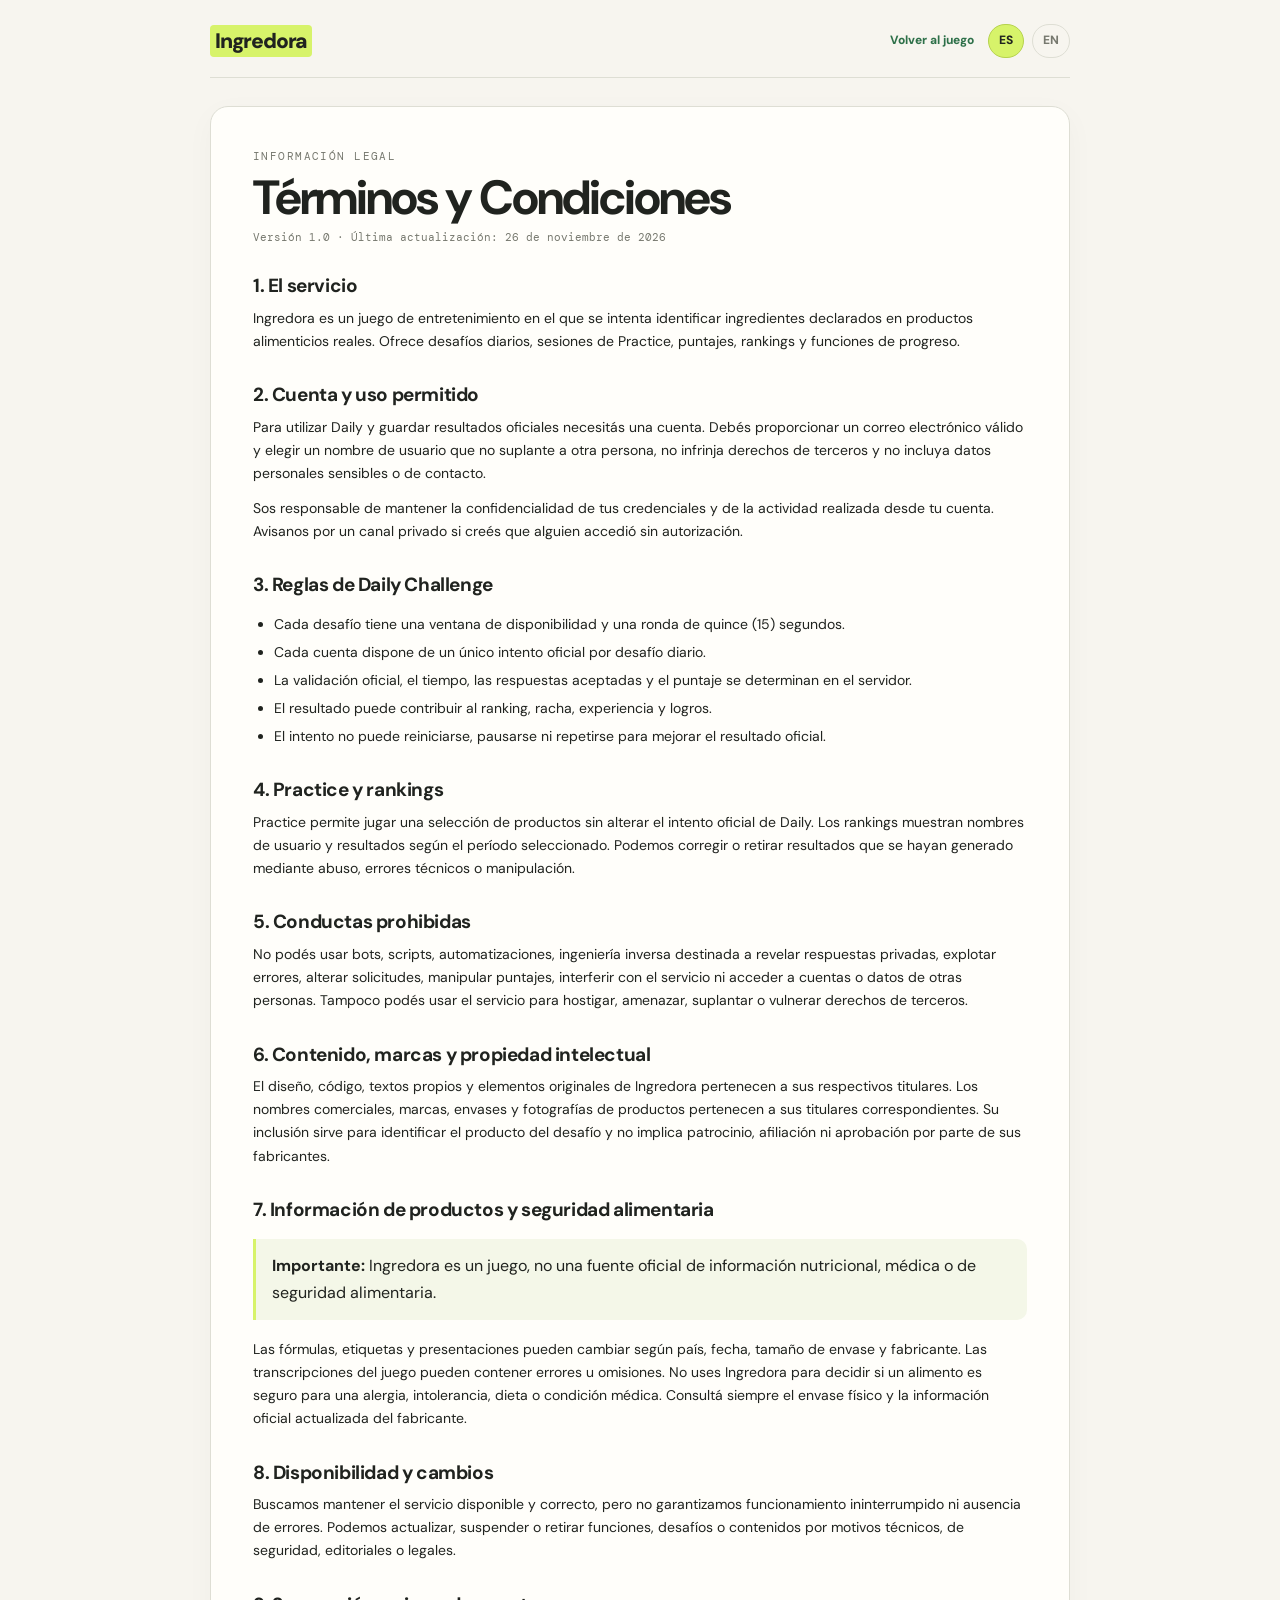
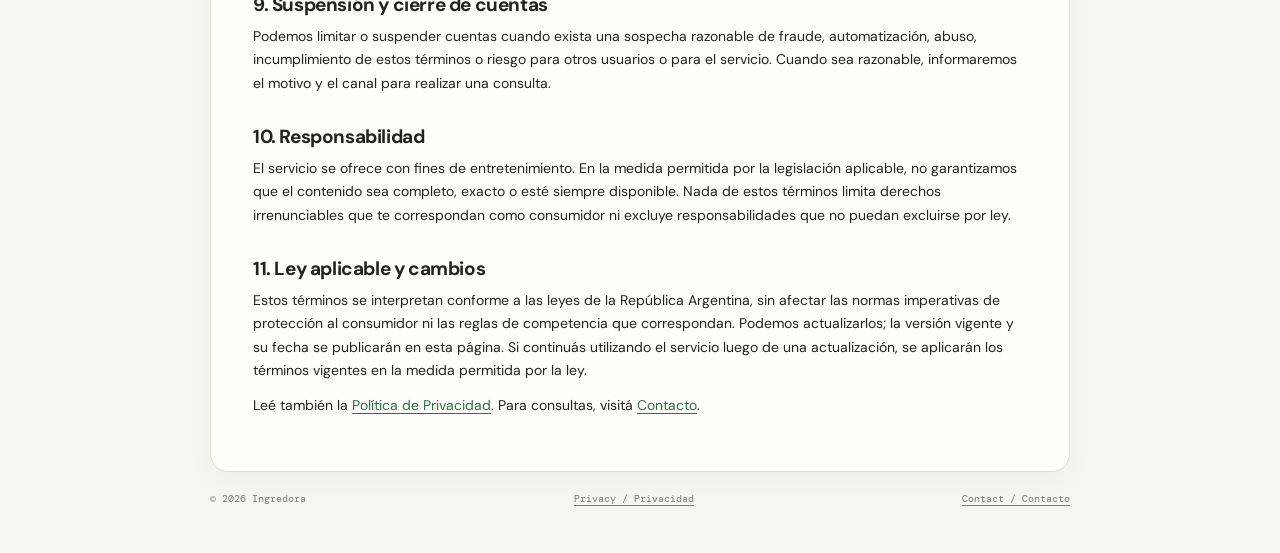
<file: terms.html>
<!doctype html>
<html lang="es">
<head>
<meta charset="UTF-8">
<meta name="viewport" content="width=device-width,initial-scale=1">
<meta name="theme-color" content="#f7f5ef">
<meta name="description" content="Reglas de uso de Daily Challenge, Practice y rankings de Ingredora.">
<title>Términos y Condiciones | Ingredora</title>
<link rel="icon" type="image/svg+xml" href="./favicon.svg">
<link rel="stylesheet" href="./legal.css">
<script src="./legal.js" defer></script>
</head>
<body>
<div class="legal-shell">
<header class="legal-header">
 <a class="brand" href="./index.html" aria-label="Ingredora"><span>Ingredora</span></a>
 <div class="header-actions">
  <a href="./index.html" data-lang="es">Volver al juego</a>
  <a href="./index.html" data-lang="en" hidden>Back to game</a>
  <nav class="language-switch" aria-label="Language">
   <a href="?lang=es" data-language-link="es">ES</a>
   <a href="?lang=en" data-language-link="en">EN</a>
  </nav>
 </div>
</header>

<main>
<section data-lang="es">
 <div class="eyebrow">INFORMACIÓN LEGAL</div>
 <h1>Términos y Condiciones</h1>
 <div class="meta">Versión 1.0 · Última actualización: 26 de noviembre de 2026</div>

 <h2>1. El servicio</h2>
 <p>Ingredora es un juego de entretenimiento en el que se intenta identificar ingredientes declarados en productos alimenticios reales. Ofrece desafíos diarios, sesiones de Practice, puntajes, rankings y funciones de progreso.</p>

 <h2>2. Cuenta y uso permitido</h2>
 <p>Para utilizar Daily y guardar resultados oficiales necesitás una cuenta. Debés proporcionar un correo electrónico válido y elegir un nombre de usuario que no suplante a otra persona, no infrinja derechos de terceros y no incluya datos personales sensibles o de contacto.</p>
 <p>Sos responsable de mantener la confidencialidad de tus credenciales y de la actividad realizada desde tu cuenta. Avisanos por un canal privado si creés que alguien accedió sin autorización.</p>

 <h2>3. Reglas de Daily Challenge</h2>
 <ul>
  <li>Cada desafío tiene una ventana de disponibilidad y una ronda de quince (15) segundos.</li>
  <li>Cada cuenta dispone de un único intento oficial por desafío diario.</li>
  <li>La validación oficial, el tiempo, las respuestas aceptadas y el puntaje se determinan en el servidor.</li>
  <li>El resultado puede contribuir al ranking, racha, experiencia y logros.</li>
  <li>El intento no puede reiniciarse, pausarse ni repetirse para mejorar el resultado oficial.</li>
 </ul>

 <h2>4. Practice y rankings</h2>
 <p>Practice permite jugar una selección de productos sin alterar el intento oficial de Daily. Los rankings muestran nombres de usuario y resultados según el período seleccionado. Podemos corregir o retirar resultados que se hayan generado mediante abuso, errores técnicos o manipulación.</p>

 <h2>5. Conductas prohibidas</h2>
 <p>No podés usar bots, scripts, automatizaciones, ingeniería inversa destinada a revelar respuestas privadas, explotar errores, alterar solicitudes, manipular puntajes, interferir con el servicio ni acceder a cuentas o datos de otras personas. Tampoco podés usar el servicio para hostigar, amenazar, suplantar o vulnerar derechos de terceros.</p>

 <h2>6. Contenido, marcas y propiedad intelectual</h2>
 <p>El diseño, código, textos propios y elementos originales de Ingredora pertenecen a sus respectivos titulares. Los nombres comerciales, marcas, envases y fotografías de productos pertenecen a sus titulares correspondientes. Su inclusión sirve para identificar el producto del desafío y no implica patrocinio, afiliación ni aprobación por parte de sus fabricantes.</p>

 <h2>7. Información de productos y seguridad alimentaria</h2>
 <div class="callout"><strong>Importante:</strong> Ingredora es un juego, no una fuente oficial de información nutricional, médica o de seguridad alimentaria.</div>
 <p>Las fórmulas, etiquetas y presentaciones pueden cambiar según país, fecha, tamaño de envase y fabricante. Las transcripciones del juego pueden contener errores u omisiones. No uses Ingredora para decidir si un alimento es seguro para una alergia, intolerancia, dieta o condición médica. Consultá siempre el envase físico y la información oficial actualizada del fabricante.</p>

 <h2>8. Disponibilidad y cambios</h2>
 <p>Buscamos mantener el servicio disponible y correcto, pero no garantizamos funcionamiento ininterrumpido ni ausencia de errores. Podemos actualizar, suspender o retirar funciones, desafíos o contenidos por motivos técnicos, de seguridad, editoriales o legales.</p>

 <h2>9. Suspensión y cierre de cuentas</h2>
 <p>Podemos limitar o suspender cuentas cuando exista una sospecha razonable de fraude, automatización, abuso, incumplimiento de estos términos o riesgo para otros usuarios o para el servicio. Cuando sea razonable, informaremos el motivo y el canal para realizar una consulta.</p>

 <h2>10. Responsabilidad</h2>
 <p>El servicio se ofrece con fines de entretenimiento. En la medida permitida por la legislación aplicable, no garantizamos que el contenido sea completo, exacto o esté siempre disponible. Nada de estos términos limita derechos irrenunciables que te correspondan como consumidor ni excluye responsabilidades que no puedan excluirse por ley.</p>

 <h2>11. Ley aplicable y cambios</h2>
 <p>Estos términos se interpretan conforme a las leyes de la República Argentina, sin afectar las normas imperativas de protección al consumidor ni las reglas de competencia que correspondan. Podemos actualizarlos; la versión vigente y su fecha se publicarán en esta página. Si continuás utilizando el servicio luego de una actualización, se aplicarán los términos vigentes en la medida permitida por la ley.</p>
 <p>Leé también la <a href="./privacy.html?lang=es">Política de Privacidad</a>. Para consultas, visitá <a href="./contact.html?lang=es">Contacto</a>.</p>
</section>

<section data-lang="en" hidden>
 <div class="eyebrow">LEGAL INFORMATION</div>
 <h1>Terms and Conditions</h1>
 <div class="meta">Version 1.0 · Last updated: November 26, 2026</div>

 <h2>1. The service</h2>
 <p>Ingredora is an entertainment game in which players try to identify ingredients declared on real food products. It offers daily challenges, Practice sessions, scores, leaderboards and player progression features.</p>

 <h2>2. Accounts and permitted use</h2>
 <p>You need an account to play Daily and save official results. You must provide a valid email address and choose a username that does not impersonate another person, infringe third-party rights or include sensitive personal or contact information.</p>
 <p>You are responsible for keeping your credentials confidential and for activity performed through your account. Contact us privately if you believe someone has accessed it without authorization.</p>

 <h2>3. Daily Challenge rules</h2>
 <ul>
  <li>Each challenge has an availability window and a fifteen (15) second round.</li>
  <li>Each account receives one official attempt per daily challenge.</li>
  <li>Official validation, timing, accepted answers and scoring are determined server-side.</li>
  <li>Results may contribute to leaderboards, streaks, experience and achievements.</li>
  <li>An official attempt cannot be restarted, paused or replayed to improve its score.</li>
 </ul>

 <h2>4. Practice and leaderboards</h2>
 <p>Practice lets you play a selection of products without changing your official Daily attempt. Leaderboards display usernames and results for the selected period. We may correct or remove results generated through abuse, technical errors or manipulation.</p>

 <h2>5. Prohibited conduct</h2>
 <p>You may not use bots, scripts or automation; reverse-engineer the service to reveal private answers; exploit bugs; alter requests; manipulate scores; interfere with the service; or access another person's account or data without permission. You may not use the service to harass, threaten, impersonate or violate third-party rights.</p>

 <h2>6. Content, trademarks and intellectual property</h2>
 <p>Ingredora's original design, code, text and other original elements belong to their respective owners. Product names, trademarks, packaging and product photographs belong to their respective rights holders. They are included to identify challenge products and do not imply sponsorship, affiliation or endorsement by manufacturers.</p>

 <h2>7. Product information and food safety</h2>
 <div class="callout"><strong>Important:</strong> Ingredora is a game, not an official source of nutritional, medical or food-safety information.</div>
 <p>Formulas, labels and packaging may vary by country, date, package size and manufacturer. Game transcriptions may contain errors or omissions. Do not use Ingredora to decide whether a food is safe for an allergy, intolerance, diet or medical condition. Always check the physical package and the manufacturer's current official information.</p>

 <h2>8. Availability and changes</h2>
 <p>We aim to keep the service available and accurate but do not guarantee uninterrupted operation or an error-free experience. We may update, suspend or remove features, challenges or content for technical, security, editorial or legal reasons.</p>

 <h2>9. Account suspension and closure</h2>
 <p>We may restrict or suspend accounts when there is a reasonable suspicion of fraud, automation, abuse, breach of these terms or risk to other users or the service. Where reasonable, we will explain the reason and provide a channel for questions.</p>

 <h2>10. Liability</h2>
 <p>The service is provided for entertainment. To the extent permitted by applicable law, we do not guarantee that content will be complete, accurate or always available. Nothing in these terms limits non-waivable consumer rights or excludes liability that cannot legally be excluded.</p>

 <h2>11. Governing law and changes</h2>
 <p>These terms are interpreted under the laws of the Argentine Republic, without affecting mandatory consumer-protection rules or applicable jurisdiction requirements. We may update them; the current version and its date will be published here. Continued use after an update is subject to the current terms to the extent permitted by law.</p>
 <p>Also read the <a href="./privacy.html?lang=en">Privacy Policy</a>. For questions, visit <a href="./contact.html?lang=en">Contact</a>.</p>
</section>
</main>
<div class="legal-footer"><span>© <span data-current-year></span> Ingredora</span><a href="./privacy.html">Privacy / Privacidad</a><a href="./contact.html">Contact / Contacto</a></div>
</div>
</body>
</html>
</file>
<file: legal.css>
@import url('https://fonts.googleapis.com/css2?family=DM+Mono:wght@400;500&family=DM+Sans:wght@400;500;600;700;800;900&display=swap');
:root{color-scheme:light;--paper:#f7f5ef;--ink:#20231f;--muted:#77796f;--line:#deded4;--lime:#d7f36a;--green:#2e7049;--card:#fffefa}
*{box-sizing:border-box}
body{margin:0;background:var(--paper);color:var(--ink);font-family:'DM Sans',sans-serif;line-height:1.65}
a{color:var(--green);text-underline-offset:3px}
a:focus-visible{outline:3px solid #a8c94a;outline-offset:3px;border-radius:3px}
.legal-shell{width:min(100% - 32px,860px);margin:0 auto;padding:24px 0 48px}
.legal-header{display:flex;justify-content:space-between;align-items:center;gap:18px;border-bottom:1px solid var(--line);padding:0 0 18px;margin-bottom:28px}
.brand{font-size:21px;font-weight:900;letter-spacing:-1.2px;color:var(--ink);text-decoration:none}
.brand span{background:var(--lime);padding:2px 5px;border-radius:4px}
.header-actions{display:flex;align-items:center;gap:14px;flex-wrap:wrap;font-size:12px;font-weight:800}
.header-actions a{text-decoration:none}
.language-switch{display:flex;gap:8px;align-items:center}
.language-switch a{padding:6px 10px;border:1px solid var(--line);border-radius:999px;color:var(--muted)}
.language-switch a[aria-current=page]{background:var(--lime);border-color:#b6d24e;color:var(--ink)}
main{background:var(--card);border:1px solid var(--line);border-radius:18px;padding:clamp(22px,5vw,42px);box-shadow:0 8px 30px #20231f08}
.eyebrow{font:11px 'DM Mono',monospace;color:var(--muted);letter-spacing:.13em;text-transform:uppercase}
h1{font-size:clamp(34px,7vw,48px);line-height:1.03;letter-spacing:-2px;margin:10px 0 8px}
h2{font-size:19px;letter-spacing:-.4px;line-height:1.25;margin:30px 0 9px}
h3{font-size:15px;margin:18px 0 6px}
p,li{font-size:14px}
p{margin:8px 0 12px}
ul{padding-left:21px}
li{margin:5px 0}
.meta{color:var(--muted);font:11px 'DM Mono',monospace;margin-bottom:24px}
.setup-required{margin:20px 0;padding:15px 17px;border:1px solid #d9b86b;background:#fff8e8;border-radius:12px;color:#624c20}
.setup-required p{margin:0;font-size:13px}
.callout{margin:18px 0;padding:14px 16px;border-left:3px solid var(--lime);background:#f4f7e8;border-radius:0 10px 10px 0}
.legal-footer{display:flex;justify-content:space-between;gap:14px;flex-wrap:wrap;margin-top:20px;color:var(--muted);font:10px 'DM Mono',monospace}
.legal-footer a{color:var(--muted)}
[hidden]{display:none!important}
@media(max-width:520px){.legal-header{align-items:flex-start;flex-direction:column}.header-actions{width:100%;justify-content:space-between}main{padding:21px 18px}.legal-shell{width:min(100% - 22px,860px);padding-top:15px}}
</file>
